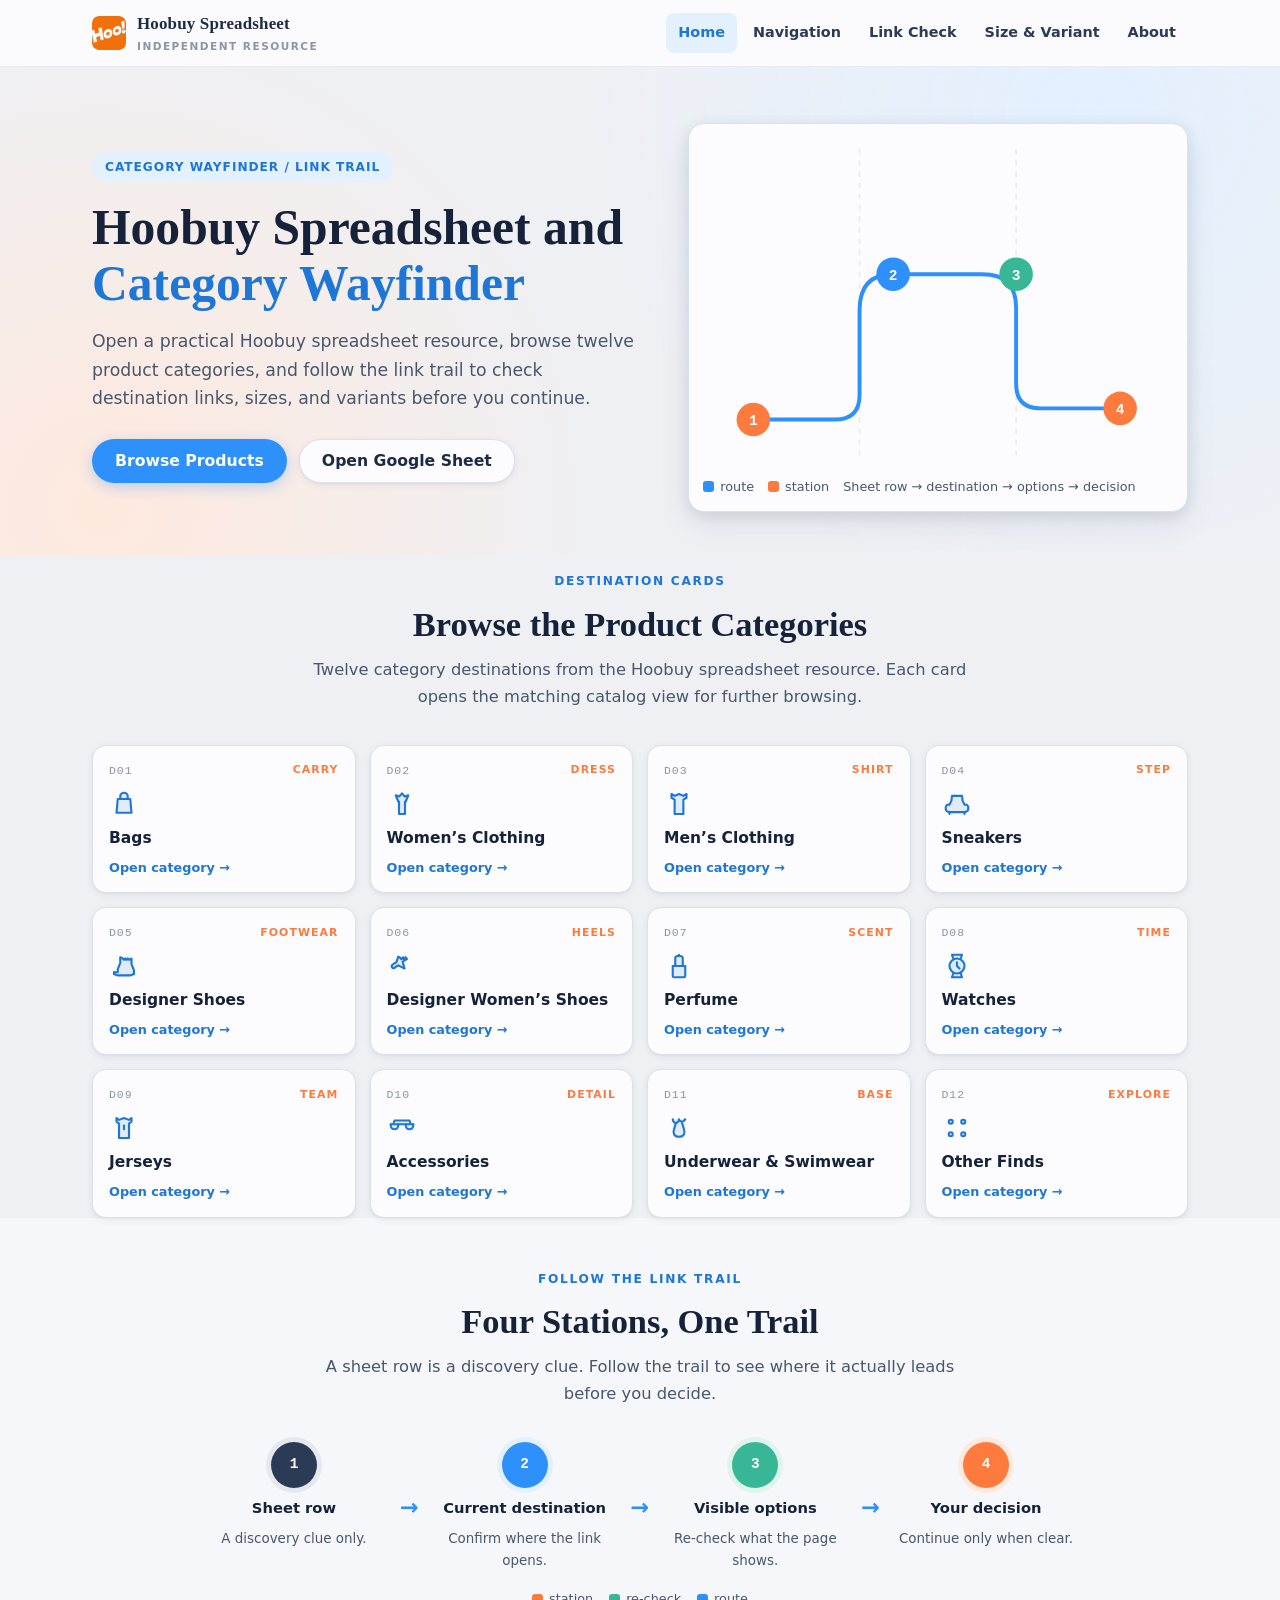
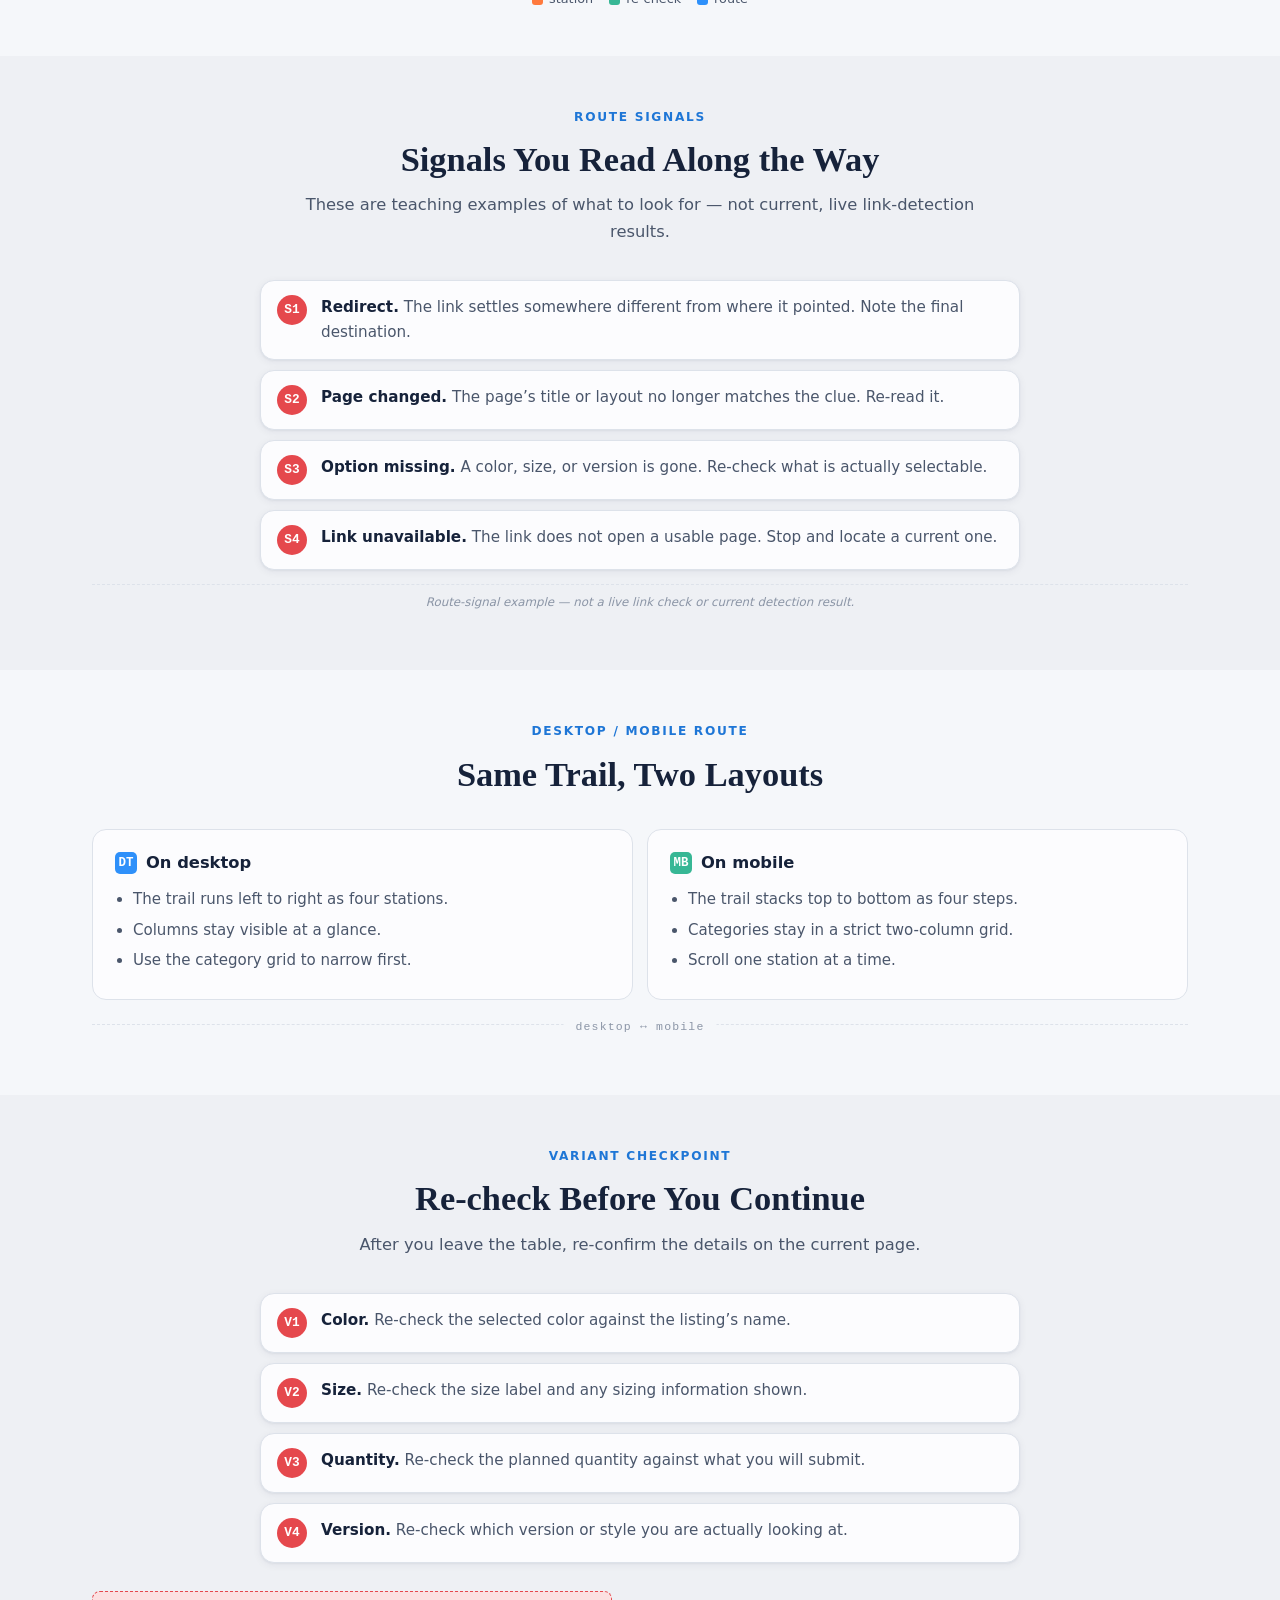
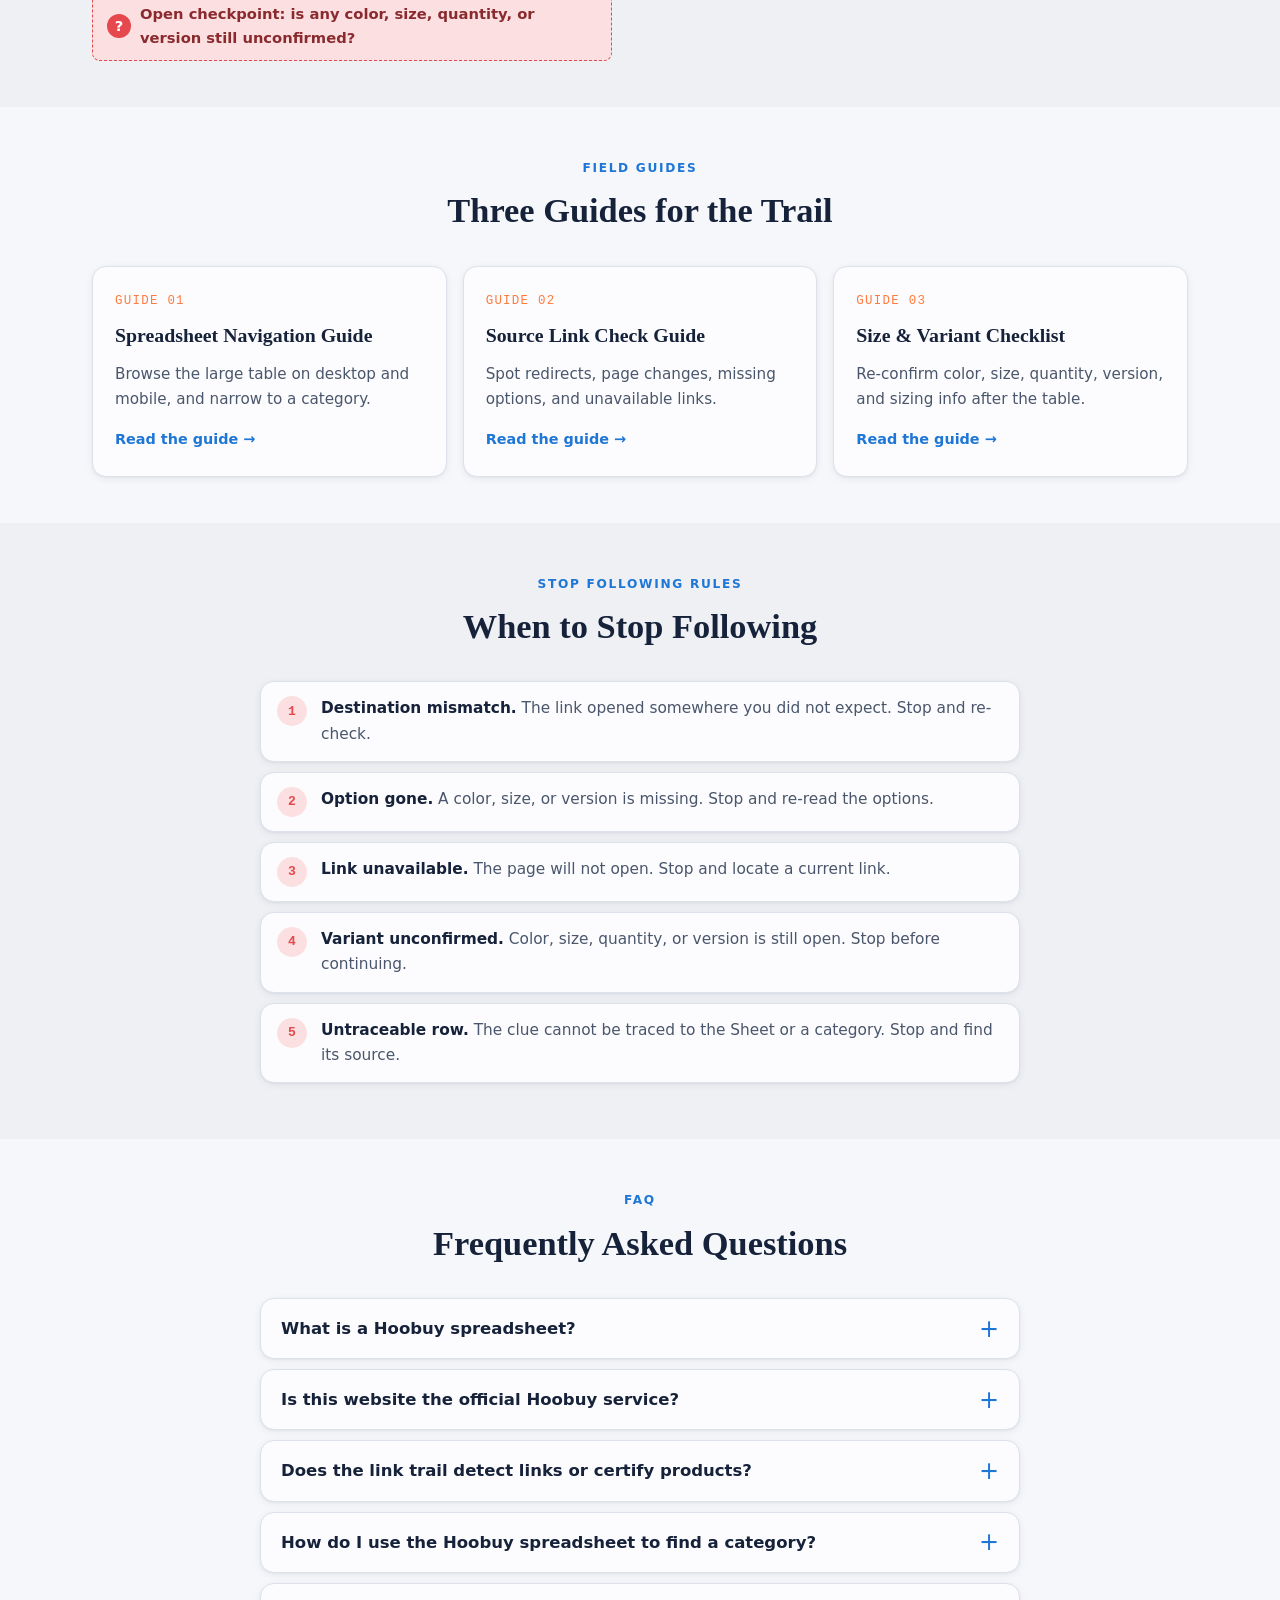
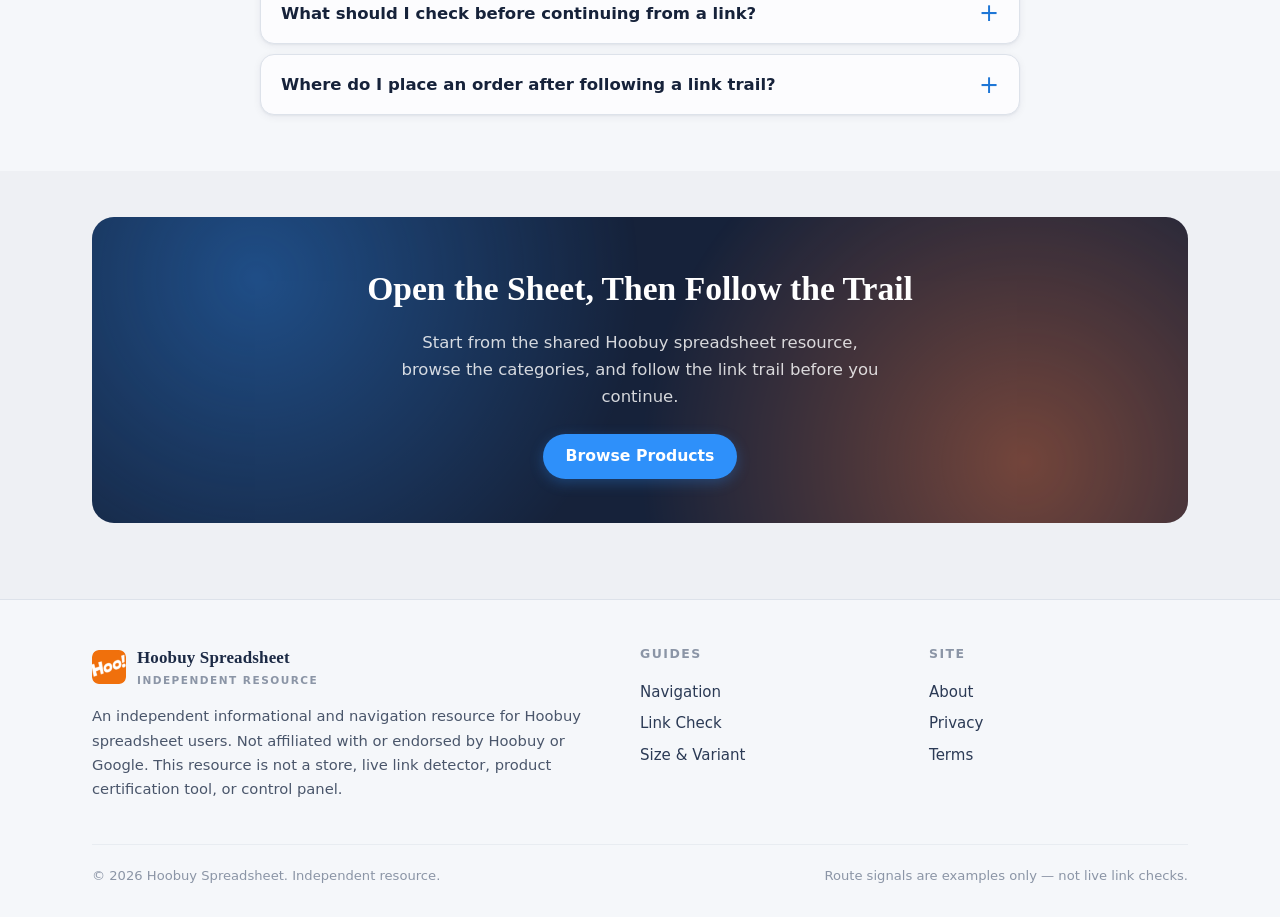
<file: index.html>
<!DOCTYPE html>
<html lang="en">
<head>
  <meta charset="UTF-8">
  <meta name="viewport" content="width=device-width, initial-scale=1.0">
  <script charset="UTF-8" id="LA_COLLECT" src="//sdk.51.la/js-sdk-pro.min.js"></script>
  <script>LA.init({id:"3R7KyZ6nqq0NWQsc",ck:"3R7KyZ6nqq0NWQsc"})</script>
  <meta name="google-site-verification" content="XJH5bWyu3Ub_fdbfXnCgktieLxeAN7sLbtjSL6n2SaM" />
  <title>Hoobuy Spreadsheet &amp; Category Guide | Independent Resource</title>
  <meta name="description" content="Open a practical Hoobuy spreadsheet resource, browse categories, and check destination links, sizes, and variants before continuing.">
  <link rel="canonical" href="https://repglide.github.io/hoobuy-spreadsheet/">
  <link rel="icon" type="image/png" href="./assets/images/favicon.png">
  <link rel="stylesheet" href="./assets/css/styles.css">

  <!-- Open Graph / Twitter -->
  <meta property="og:type" content="website">
  <meta property="og:url" content="https://repglide.github.io/hoobuy-spreadsheet/">
  <meta property="og:title" content="Hoobuy Spreadsheet &amp; Category Guide | Independent Resource">
  <meta property="og:description" content="Open a practical Hoobuy spreadsheet resource, browse categories, and check destination links, sizes, and variants before continuing.">
  <meta name="twitter:card" content="summary">
  <meta name="twitter:title" content="Hoobuy Spreadsheet &amp; Category Guide | Independent Resource">
  <meta name="twitter:description" content="Open a practical Hoobuy spreadsheet resource, browse categories, and check destination links, sizes, and variants before continuing.">

  <!-- JSON-LD Structured Data -->
  <script type="application/ld+json">
  {
    "@context": "https://schema.org",
    "@graph": [
      {
        "@type": "WebSite",
        "@id": "https://repglide.github.io/hoobuy-spreadsheet/#website",
        "url": "https://repglide.github.io/hoobuy-spreadsheet/",
        "name": "Hoobuy Spreadsheet & Category Guide",
        "description": "Independent directory and informational guide for Hoobuy spreadsheet users, built around a category wayfinder and a link trail from sheet row to destination, options, and decision."
      },
      {
        "@type": "WebPage",
        "@id": "https://repglide.github.io/hoobuy-spreadsheet/#webpage",
        "url": "https://repglide.github.io/hoobuy-spreadsheet/",
        "name": "Hoobuy Spreadsheet and Category Wayfinder",
        "isPartOf": { "@id": "https://repglide.github.io/hoobuy-spreadsheet/#website" },
        "description": "Open a practical Hoobuy spreadsheet resource, browse categories, and check destination links, sizes, and variants before continuing."
      },
      {
        "@type": "FAQPage",
        "mainEntity": [
          {
            "@type": "Question",
            "name": "What is a Hoobuy spreadsheet?",
            "acceptedAnswer": {
              "@type": "Answer",
              "text": "A Hoobuy spreadsheet is a shared document that compiles listing references, category groupings, and product links formatted for use with agent shopping services. Each row is a discovery clue, not a confirmed listing."
            }
          },
          {
            "@type": "Question",
            "name": "Is this website the official Hoobuy service?",
            "acceptedAnswer": {
              "@type": "Answer",
              "text": "No. This website is an independent informational and navigation resource. It is not affiliated with, endorsed by, or operated by Hoobuy or Google."
            }
          },
          {
            "@type": "Question",
            "name": "Does the link trail detect links or certify products?",
            "acceptedAnswer": {
              "@type": "Answer",
              "text": "No. The link trail is a reading framework. It does not perform live link detection, product certification, or operate as a store or control panel. Route signals are teaching examples, not current detection results."
            }
          },
          {
            "@type": "Question",
            "name": "How do I use the Hoobuy spreadsheet to find a category?",
            "acceptedAnswer": {
              "@type": "Answer",
              "text": "Open the shared Google Sheet and use the category links on this page to narrow to a group, then follow the link trail to confirm where a link actually opens and re-check the visible options before continuing."
            }
          },
          {
            "@type": "Question",
            "name": "What should I check before continuing from a link?",
            "acceptedAnswer": {
              "@type": "Answer",
              "text": "Confirm the current destination, re-check the visible options (color, size, quantity, version), and keep your decision open until anything still unconfirmed is resolved."
            }
          },
          {
            "@type": "Question",
            "name": "Where do I place an order after following a link trail?",
            "acceptedAnswer": {
              "@type": "Answer",
              "text": "After following the link trail and re-checking the destination page, you can continue through an agent shopping service to submit the item. This website is a navigation resource and does not process orders itself."
            }
          }
        ]
      }
    ]
  }
  </script>
</head>
<body>
  <a href="#main-content" class="skip-link">Skip to main content</a>

  <!-- Header -->
  <header class="site-header">
    <div class="container header-inner">
      <a href="./index.html" class="brand" aria-label="Hoobuy Spreadsheet Home">
        <img src="./assets/images/logo.png" alt="Hoobuy logo" width="34" height="34">
        <span class="brand-name">Hoobuy Spreadsheet<small>Independent Resource</small></span>
      </a>
      <button class="mobile-nav-toggle" aria-expanded="false" aria-label="Toggle navigation menu">
        <svg viewBox="0 0 24 24" fill="none" stroke="currentColor" stroke-width="2" width="22" height="22"><line x1="3" y1="6" x2="21" y2="6"></line><line x1="3" y1="12" x2="21" y2="12"></line><line x1="3" y1="18" x2="21" y2="18"></line></svg>
      </button>
      <nav class="main-nav" aria-label="Primary Navigation">
        <ul>
          <li><a href="./index.html" class="active">Home</a></li>
          <li><a href="./spreadsheet-navigation-guide/">Navigation</a></li>
          <li><a href="./source-link-check-guide/">Link Check</a></li>
          <li><a href="./size-variant-checklist/">Size &amp; Variant</a></li>
          <li><a href="./about/">About</a></li>
        </ul>
      </nav>
    </div>
  </header>

  <main id="main-content">
    <!-- Hero -->
    <section class="hero-section">
      <div class="container hero-grid">
        <div>
          <span class="hero-badge">Category Wayfinder / Link Trail</span>
          <h1 class="hero-title">Hoobuy Spreadsheet and <em>Category Wayfinder</em></h1>
          <p class="hero-description">Open a practical Hoobuy spreadsheet resource, browse twelve product categories, and follow the link trail to check destination links, sizes, and variants before you continue.</p>
          <div class="hero-actions">
            <a href="https://repglide.com/?agent=hoobuy" class="btn btn-primary" target="_blank" rel="nofollow noopener">Browse Products</a>
            <a href="https://docs.google.com/spreadsheets/d/1DmQxKklGwqVyZpsZHSJrFps70UAXKV9k/edit?usp=sharing&amp;ouid=102900013243329745539&amp;rtpof=true&amp;sd=true" class="btn btn-secondary" target="_blank" rel="noopener">Open Google Sheet</a>
          </div>
        </div>
        <div class="hero-visual" aria-hidden="true">
          <div class="map-panel">
            <svg viewBox="0 0 420 290" role="img" aria-label="Link trail wayfinding map">
              <g stroke="#E8ECF1" stroke-width="1.5" stroke-dasharray="5 5">
                <line x1="140" y1="8" x2="140" y2="282"/>
                <line x1="280" y1="8" x2="280" y2="282"/>
              </g>
              <path d="M45 250 L118 250 Q140 250 140 228 L140 152 Q140 120 170 120 L250 120 Q280 120 280 150 L280 218 Q280 240 302 240 L373 240"
                    fill="none" stroke="#2E90FA" stroke-width="3.5" stroke-linecap="round"/>
              <circle cx="45" cy="250" r="15" fill="#FF7A3D"/>
              <circle cx="170" cy="120" r="15" fill="#2E90FA"/>
              <circle cx="280" cy="120" r="15" fill="#37B795"/>
              <circle cx="373" cy="240" r="15" fill="#FF7A3D"/>
              <text x="45" y="255" text-anchor="middle" font-size="13" font-weight="700" fill="#fff" font-family="monospace">1</text>
              <text x="170" y="125" text-anchor="middle" font-size="13" font-weight="700" fill="#fff" font-family="monospace">2</text>
              <text x="280" y="125" text-anchor="middle" font-size="13" font-weight="700" fill="#fff" font-family="monospace">3</text>
              <text x="373" y="245" text-anchor="middle" font-size="13" font-weight="700" fill="#fff" font-family="monospace">4</text>
            </svg>
            <div class="map-caption">
              <span class="key"><span class="key-dot route"></span> route</span>
              <span class="key"><span class="key-dot station"></span> station</span>
              <span>Sheet row → destination → options → decision</span>
            </div>
          </div>
        </div>
      </div>
    </section>

    <!-- Product Categories (immediately after Hero) -->
    <section class="categories-section" id="categories" aria-labelledby="cat-heading">
      <div class="container">
        <div class="section-header">
          <span class="eyebrow">Destination Cards</span>
          <h2 class="section-title" id="cat-heading">Browse the Product Categories</h2>
          <p class="section-lead">Twelve category destinations from the Hoobuy spreadsheet resource. Each card opens the matching catalog view for further browsing.</p>
        </div>

        <div class="cat-grid">
          <a class="cat-card" href="https://repglide.com/category/bags?agent=hoobuy" target="_blank" rel="nofollow noopener">
            <span class="cat-top"><span class="cat-index">D01</span><span class="cat-dir">Carry</span></span>
            <span class="cat-icon" aria-hidden="true"><svg viewBox="0 0 24 24" fill="currentColor" fill-opacity="0.12" stroke="currentColor" stroke-width="1.7" stroke-linecap="round" stroke-linejoin="round"><path d="M7 8h10l1 11H6L7 8Z"/><path d="M9 8V6a3 3 0 0 1 6 0v2"/></svg></span>
            <span class="cat-name">Bags</span>
            <span class="cat-arrow">Open category →</span>
          </a>
          <a class="cat-card" href="https://repglide.com/category/womens-clothing?agent=hoobuy" target="_blank" rel="nofollow noopener">
            <span class="cat-top"><span class="cat-index">D02</span><span class="cat-dir">Dress</span></span>
            <span class="cat-icon" aria-hidden="true"><svg viewBox="0 0 24 24" fill="currentColor" fill-opacity="0.12" stroke="currentColor" stroke-width="1.7" stroke-linecap="round" stroke-linejoin="round"><path d="M12 3.5 9.8 6 7 5l2 5h.6V20h4.8V10H15l2-5-2.8 1L12 3.5Z"/></svg></span>
            <span class="cat-name">Women&rsquo;s Clothing</span>
            <span class="cat-arrow">Open category →</span>
          </a>
          <a class="cat-card" href="https://repglide.com/category/mens-clothing?agent=hoobuy" target="_blank" rel="nofollow noopener">
            <span class="cat-top"><span class="cat-index">D03</span><span class="cat-dir">Shirt</span></span>
            <span class="cat-icon" aria-hidden="true"><svg viewBox="0 0 24 24" fill="currentColor" fill-opacity="0.12" stroke="currentColor" stroke-width="1.7" stroke-linecap="round" stroke-linejoin="round"><path d="M12 4 8.5 5.5 6 4v3l2.5 1.5V20h7V8.5L18 7V4l-2.5 1.5L12 4Z"/></svg></span>
            <span class="cat-name">Men&rsquo;s Clothing</span>
            <span class="cat-arrow">Open category →</span>
          </a>
          <a class="cat-card" href="https://repglide.com/category/sneakers?agent=hoobuy" target="_blank" rel="nofollow noopener">
            <span class="cat-top"><span class="cat-index">D04</span><span class="cat-dir">Step</span></span>
            <span class="cat-icon" aria-hidden="true"><svg viewBox="0 0 24 24" fill="currentColor" fill-opacity="0.12" stroke="currentColor" stroke-width="1.7" stroke-linecap="round" stroke-linejoin="round"><path d="M3 16v-1.5c0-1 1-2 2-2h1l1.5-3L8 5.5h8l.5 4L18 12.5h1c1 0 2 1 2 2V16c0 1.5-1.5 2.5-3 2.5H6c-1.5 0-3-1-3-2.5Z"/><path d="M6 18.5V20M18 18.5V20"/></svg></span>
            <span class="cat-name">Sneakers</span>
            <span class="cat-arrow">Open category →</span>
          </a>
          <a class="cat-card" href="https://repglide.com/category/designer-shoes?agent=hoobuy" target="_blank" rel="nofollow noopener">
            <span class="cat-top"><span class="cat-index">D05</span><span class="cat-dir">Footwear</span></span>
            <span class="cat-icon" aria-hidden="true"><svg viewBox="0 0 24 24" fill="currentColor" fill-opacity="0.12" stroke="currentColor" stroke-width="1.7" stroke-linecap="round" stroke-linejoin="round"><path d="M4 17c0 1.5 1.5 2.5 3 2.5h10c1.5 0 3-1 3-2.5v-1.5l-2-5V6l-2 1-1-1-1 1-1-1-1 1-1-1-2-1v4.5l-2 5V17Z"/><path d="M4 17v1.5M20 17v1.5"/></svg></span>
            <span class="cat-name">Designer Shoes</span>
            <span class="cat-arrow">Open category →</span>
          </a>
          <a class="cat-card" href="https://repglide.com/category/designer-womens-shoes?agent=hoobuy" target="_blank" rel="nofollow noopener">
            <span class="cat-top"><span class="cat-index">D06</span><span class="cat-dir">Heels</span></span>
            <span class="cat-icon" aria-hidden="true"><svg viewBox="0 0 24 24" fill="currentColor" fill-opacity="0.12" stroke="currentColor" stroke-width="1.7" stroke-linecap="round" stroke-linejoin="round"><path d="M9 4.5 7.5 9 5 10.5c-1 .5-1.5 1.5-1 2.5s2 1 2.5 0L9 11.5 14 14l-1.5-5.5L16 6.5 15 5l-1.5 1.5L13 5l-1.5 1.5L10 5 9 4.5Z"/></svg></span>
            <span class="cat-name">Designer Women&rsquo;s Shoes</span>
            <span class="cat-arrow">Open category →</span>
          </a>
          <a class="cat-card" href="https://repglide.com/category/perfume?agent=hoobuy" target="_blank" rel="nofollow noopener">
            <span class="cat-top"><span class="cat-index">D07</span><span class="cat-dir">Scent</span></span>
            <span class="cat-icon" aria-hidden="true"><svg viewBox="0 0 24 24" fill="currentColor" fill-opacity="0.12" stroke="currentColor" stroke-width="1.7" stroke-linecap="round" stroke-linejoin="round"><path d="M9 12V6a2 2 0 0 1 2-2h2a2 2 0 0 1 2 2v6"/><path d="M7 12h10v8a1 1 0 0 1-1 1H8a1 1 0 0 1-1-1v-8Z"/><path d="M12 4V3"/></svg></span>
            <span class="cat-name">Perfume</span>
            <span class="cat-arrow">Open category →</span>
          </a>
          <a class="cat-card" href="https://repglide.com/category/watches?agent=hoobuy" target="_blank" rel="nofollow noopener">
            <span class="cat-top"><span class="cat-index">D08</span><span class="cat-dir">Time</span></span>
            <span class="cat-icon" aria-hidden="true"><svg viewBox="0 0 24 24" fill="currentColor" fill-opacity="0.12" stroke="currentColor" stroke-width="1.7" stroke-linecap="round" stroke-linejoin="round"><circle cx="12" cy="12" r="6"/><path d="M12 9v3l2 2"/><path d="M9 6 8 3h8l-1 3"/><path d="M9 18l-1 3h8l-1-3"/></svg></span>
            <span class="cat-name">Watches</span>
            <span class="cat-arrow">Open category →</span>
          </a>
          <a class="cat-card" href="https://repglide.com/category/jerseys?agent=hoobuy" target="_blank" rel="nofollow noopener">
            <span class="cat-top"><span class="cat-index">D09</span><span class="cat-dir">Team</span></span>
            <span class="cat-icon" aria-hidden="true"><svg viewBox="0 0 24 24" fill="currentColor" fill-opacity="0.12" stroke="currentColor" stroke-width="1.7" stroke-linecap="round" stroke-linejoin="round"><path d="M12 4 8 5.5 6 4v3l2 1.5V20h8V8.5L18 7V4l-2 1.5L12 4Z"/><path d="M12 10v3"/></svg></span>
            <span class="cat-name">Jerseys</span>
            <span class="cat-arrow">Open category →</span>
          </a>
          <a class="cat-card" href="https://repglide.com/category/accessories?agent=hoobuy" target="_blank" rel="nofollow noopener">
            <span class="cat-top"><span class="cat-index">D10</span><span class="cat-dir">Detail</span></span>
            <span class="cat-icon" aria-hidden="true"><svg viewBox="0 0 24 24" fill="currentColor" fill-opacity="0.12" stroke="currentColor" stroke-width="1.7" stroke-linecap="round" stroke-linejoin="round"><path d="M3 9h2l1-3h12l1 3h2"/><path d="M3 9v1a3 3 0 0 0 6 0V9"/><path d="M15 9v1a3 3 0 0 0 6 0V9"/><path d="M6 9h12"/></svg></span>
            <span class="cat-name">Accessories</span>
            <span class="cat-arrow">Open category →</span>
          </a>
          <a class="cat-card" href="https://repglide.com/category/underwear-swimwear?agent=hoobuy" target="_blank" rel="nofollow noopener">
            <span class="cat-top"><span class="cat-index">D11</span><span class="cat-dir">Base</span></span>
            <span class="cat-icon" aria-hidden="true"><svg viewBox="0 0 24 24" fill="currentColor" fill-opacity="0.12" stroke="currentColor" stroke-width="1.7" stroke-linecap="round" stroke-linejoin="round"><path d="M7 5c0 2 1.5 3 2.5 3S12 7 12 5c0 1 1.5 2 2.5 2S17 5 17 5"/><path d="M9.5 8 8 13c-1 3 0 6 4 6s5-3 4-6l-1.5-5"/></svg></span>
            <span class="cat-name">Underwear &amp; Swimwear</span>
            <span class="cat-arrow">Open category →</span>
          </a>
          <a class="cat-card" href="https://repglide.com/category/other?agent=hoobuy" target="_blank" rel="nofollow noopener">
            <span class="cat-top"><span class="cat-index">D12</span><span class="cat-dir">Explore</span></span>
            <span class="cat-icon" aria-hidden="true"><svg viewBox="0 0 24 24" fill="currentColor" fill-opacity="0.12" stroke="currentColor" stroke-width="1.7" stroke-linecap="round" stroke-linejoin="round"><circle cx="7" cy="7" r="1.6"/><circle cx="17" cy="7" r="1.6"/><circle cx="7" cy="17" r="1.6"/><circle cx="17" cy="17" r="1.6"/></svg></span>
            <span class="cat-name">Other Finds</span>
            <span class="cat-arrow">Open category →</span>
          </a>
        </div>
      </div>
    </section>

    <!-- Follow the Link Trail -->
    <section class="section section-alt" id="link-trail" aria-labelledby="trail-heading">
      <div class="container">
        <div class="section-header">
          <span class="eyebrow">Follow the Link Trail</span>
          <h2 class="section-title" id="trail-heading">Four Stations, One Trail</h2>
          <p class="section-lead">A sheet row is a discovery clue. Follow the trail to see where it actually leads before you decide.</p>
        </div>

        <div class="trail">
          <div class="trail-step" data-t="1">
            <span class="trail-marker">1</span>
            <span class="trail-label">Sheet row</span>
            <span class="trail-desc">A discovery clue only.</span>
          </div>
          <span class="trail-arrow" aria-hidden="true">→</span>
          <div class="trail-step" data-t="2">
            <span class="trail-marker">2</span>
            <span class="trail-label">Current destination</span>
            <span class="trail-desc">Confirm where the link opens.</span>
          </div>
          <span class="trail-arrow" aria-hidden="true">→</span>
          <div class="trail-step" data-t="3">
            <span class="trail-marker">3</span>
            <span class="trail-label">Visible options</span>
            <span class="trail-desc">Re-check what the page shows.</span>
          </div>
          <span class="trail-arrow" aria-hidden="true">→</span>
          <div class="trail-step" data-t="4">
            <span class="trail-marker">4</span>
            <span class="trail-label">Your decision</span>
            <span class="trail-desc">Continue only when clear.</span>
          </div>
        </div>

        <div class="legend-key">
          <span class="key"><span class="key-dot k-station"></span> station</span>
          <span class="key"><span class="key-dot k-check"></span> re-check</span>
          <span class="key"><span class="key-dot k-route"></span> route</span>
        </div>
      </div>
    </section>

    <!-- Route Signals -->
    <section class="section" id="route-signals" aria-labelledby="signals-heading">
      <div class="container">
        <div class="section-header">
          <span class="eyebrow">Route Signals</span>
          <h2 class="section-title" id="signals-heading">Signals You Read Along the Way</h2>
          <p class="section-lead">These are teaching examples of what to look for — not current, live link-detection results.</p>
        </div>
        <ul class="signal-list">
          <li><span class="mark">S1</span><p><strong>Redirect.</strong> The link settles somewhere different from where it pointed. Note the final destination.</p></li>
          <li><span class="mark">S2</span><p><strong>Page changed.</strong> The page&rsquo;s title or layout no longer matches the clue. Re-read it.</p></li>
          <li><span class="mark">S3</span><p><strong>Option missing.</strong> A color, size, or version is gone. Re-check what is actually selectable.</p></li>
          <li><span class="mark">S4</span><p><strong>Link unavailable.</strong> The link does not open a usable page. Stop and locate a current one.</p></li>
        </ul>
        <p class="example-flag" style="display:block;text-align:center;">Route-signal example — not a live link check or current detection result.</p>
      </div>
    </section>

    <!-- Desktop / Mobile Route -->
    <section class="section section-alt" id="desktop-mobile" aria-labelledby="dm-heading">
      <div class="container">
        <div class="section-header">
          <span class="eyebrow">Desktop / Mobile Route</span>
          <h2 class="section-title" id="dm-heading">Same Trail, Two Layouts</h2>
        </div>
        <div class="duo-grid">
          <div class="duo-col is-a">
            <h3><span class="mark">DT</span>On desktop</h3>
            <ul>
              <li>The trail runs left to right as four stations.</li>
              <li>Columns stay visible at a glance.</li>
              <li>Use the category grid to narrow first.</li>
            </ul>
          </div>
          <div class="duo-col is-b">
            <h3><span class="mark">MB</span>On mobile</h3>
            <ul>
              <li>The trail stacks top to bottom as four steps.</li>
              <li>Categories stay in a strict two-column grid.</li>
              <li>Scroll one station at a time.</li>
            </ul>
          </div>
        </div>
        <div class="fold-line"><span>desktop ↔ mobile</span></div>
      </div>
    </section>

    <!-- Variant Checkpoint -->
    <section class="section" id="variant-checkpoint" aria-labelledby="vc-heading">
      <div class="container">
        <div class="section-header">
          <span class="eyebrow">Variant Checkpoint</span>
          <h2 class="section-title" id="vc-heading">Re-check Before You Continue</h2>
          <p class="section-lead">After you leave the table, re-confirm the details on the current page.</p>
        </div>
        <ul class="signal-list">
          <li><span class="mark">V1</span><p><strong>Color.</strong> Re-check the selected color against the listing&rsquo;s name.</p></li>
          <li><span class="mark">V2</span><p><strong>Size.</strong> Re-check the size label and any sizing information shown.</p></li>
          <li><span class="mark">V3</span><p><strong>Quantity.</strong> Re-check the planned quantity against what you will submit.</p></li>
          <li><span class="mark">V4</span><p><strong>Version.</strong> Re-check which version or style you are actually looking at.</p></li>
        </ul>
        <div class="signal-note" style="max-width:520px;margin:18px auto 0;"><span class="qmark">?</span>Open checkpoint: is any color, size, quantity, or version still unconfirmed?</div>
      </div>
    </section>

    <!-- Guide entries -->
    <section class="section section-alt" id="guides" aria-labelledby="guides-heading">
      <div class="container">
        <div class="section-header">
          <span class="eyebrow">Field Guides</span>
          <h2 class="section-title" id="guides-heading">Three Guides for the Trail</h2>
        </div>
        <div class="guide-grid">
          <a class="guide-card" href="./spreadsheet-navigation-guide/">
            <span class="guide-num">GUIDE 01</span>
            <h3>Spreadsheet Navigation Guide</h3>
            <p>Browse the large table on desktop and mobile, and narrow to a category.</p>
            <span class="guide-cta">Read the guide →</span>
          </a>
          <a class="guide-card" href="./source-link-check-guide/">
            <span class="guide-num">GUIDE 02</span>
            <h3>Source Link Check Guide</h3>
            <p>Spot redirects, page changes, missing options, and unavailable links.</p>
            <span class="guide-cta">Read the guide →</span>
          </a>
          <a class="guide-card" href="./size-variant-checklist/">
            <span class="guide-num">GUIDE 03</span>
            <h3>Size &amp; Variant Checklist</h3>
            <p>Re-confirm color, size, quantity, version, and sizing info after the table.</p>
            <span class="guide-cta">Read the guide →</span>
          </a>
        </div>
      </div>
    </section>

    <!-- Stop Following Rules -->
    <section class="section" id="stop-rules" aria-labelledby="rules-heading">
      <div class="container">
        <div class="section-header">
          <span class="eyebrow">Stop Following Rules</span>
          <h2 class="section-title" id="rules-heading">When to Stop Following</h2>
        </div>
        <ul class="rules-list">
          <li><span class="rule-num">1</span><p><strong>Destination mismatch.</strong> The link opened somewhere you did not expect. Stop and re-check.</p></li>
          <li><span class="rule-num">2</span><p><strong>Option gone.</strong> A color, size, or version is missing. Stop and re-read the options.</p></li>
          <li><span class="rule-num">3</span><p><strong>Link unavailable.</strong> The page will not open. Stop and locate a current link.</p></li>
          <li><span class="rule-num">4</span><p><strong>Variant unconfirmed.</strong> Color, size, quantity, or version is still open. Stop before continuing.</p></li>
          <li><span class="rule-num">5</span><p><strong>Untraceable row.</strong> The clue cannot be traced to the Sheet or a category. Stop and find its source.</p></li>
        </ul>
      </div>
    </section>

    <!-- FAQ -->
    <section class="section section-alt" id="faq" aria-labelledby="faq-heading">
      <div class="container">
        <div class="section-header">
          <span class="eyebrow">FAQ</span>
          <h2 class="section-title" id="faq-heading">Frequently Asked Questions</h2>
        </div>
        <div class="faq-list">
          <details class="faq-item">
            <summary>What is a Hoobuy spreadsheet?</summary>
            <div class="faq-body"><p>A Hoobuy spreadsheet is a shared document that compiles listing references, category groupings, and product links formatted for use with agent shopping services. Each row is a discovery clue, not a confirmed listing.</p></div>
          </details>
          <details class="faq-item">
            <summary>Is this website the official Hoobuy service?</summary>
            <div class="faq-body"><p>No. This website is an independent informational and navigation resource. It is not affiliated with, endorsed by, or operated by Hoobuy or Google.</p></div>
          </details>
          <details class="faq-item">
            <summary>Does the link trail detect links or certify products?</summary>
            <div class="faq-body"><p>No. The link trail is a reading framework. It does not perform live link detection, product certification, or operate as a store or control panel. Route signals are teaching examples, not current detection results.</p></div>
          </details>
          <details class="faq-item">
            <summary>How do I use the Hoobuy spreadsheet to find a category?</summary>
            <div class="faq-body"><p>Open the shared Google Sheet and use the category links on this page to narrow to a group, then follow the link trail to confirm where a link actually opens and re-check the visible options before continuing.</p></div>
          </details>
          <details class="faq-item">
            <summary>What should I check before continuing from a link?</summary>
            <div class="faq-body"><p>Confirm the current destination, re-check the visible options (color, size, quantity, version), and keep your decision open until anything still unconfirmed is resolved.</p></div>
          </details>
          <details class="faq-item">
            <summary>Where do I place an order after following a link trail?</summary>
            <div class="faq-body"><p>After following the link trail and re-checking the destination page, you can continue through an agent shopping service to submit the item. This website is a navigation resource and does not process orders itself.</p></div>
          </details>
        </div>
      </div>
    </section>

    <!-- Final CTA -->
    <section class="section" aria-labelledby="cta-heading">
      <div class="container">
        <div class="final-cta">
          <h2 id="cta-heading">Open the Sheet, Then Follow the Trail</h2>
          <p>Start from the shared Hoobuy spreadsheet resource, browse the categories, and follow the link trail before you continue.</p>
          <a href="https://repglide.com/?agent=hoobuy" class="btn btn-primary" target="_blank" rel="nofollow noopener">Browse Products</a>
        </div>
      </div>
    </section>
  </main>

  <!-- Footer -->
  <footer class="site-footer">
    <div class="container">
      <div class="footer-grid">
        <div class="footer-brand">
          <a href="./index.html" class="brand" aria-label="Hoobuy Spreadsheet Home">
            <img src="./assets/images/logo.png" alt="Hoobuy logo" width="30" height="30">
            <span class="brand-name">Hoobuy Spreadsheet<small>Independent Resource</small></span>
          </a>
          <p>An independent informational and navigation resource for Hoobuy spreadsheet users. Not affiliated with or endorsed by Hoobuy or Google. This resource is not a store, live link detector, product certification tool, or control panel.</p>
        </div>
        <div class="footer-col">
          <h4>Guides</h4>
          <ul>
            <li><a href="./spreadsheet-navigation-guide/">Navigation</a></li>
            <li><a href="./source-link-check-guide/">Link Check</a></li>
            <li><a href="./size-variant-checklist/">Size &amp; Variant</a></li>
          </ul>
        </div>
        <div class="footer-col">
          <h4>Site</h4>
          <ul>
            <li><a href="./about/">About</a></li>
            <li><a href="./privacy/">Privacy</a></li>
            <li><a href="./terms/">Terms</a></li>
          </ul>
        </div>
      </div>
      <div class="footer-bottom">
        <span>&copy; <span id="year">2026</span> Hoobuy Spreadsheet. Independent resource.</span>
        <span>Route signals are examples only — not live link checks.</span>
      </div>
    </div>
  </footer>

  <script src="./assets/js/main.js"></script>
</body>
</html>
</file>
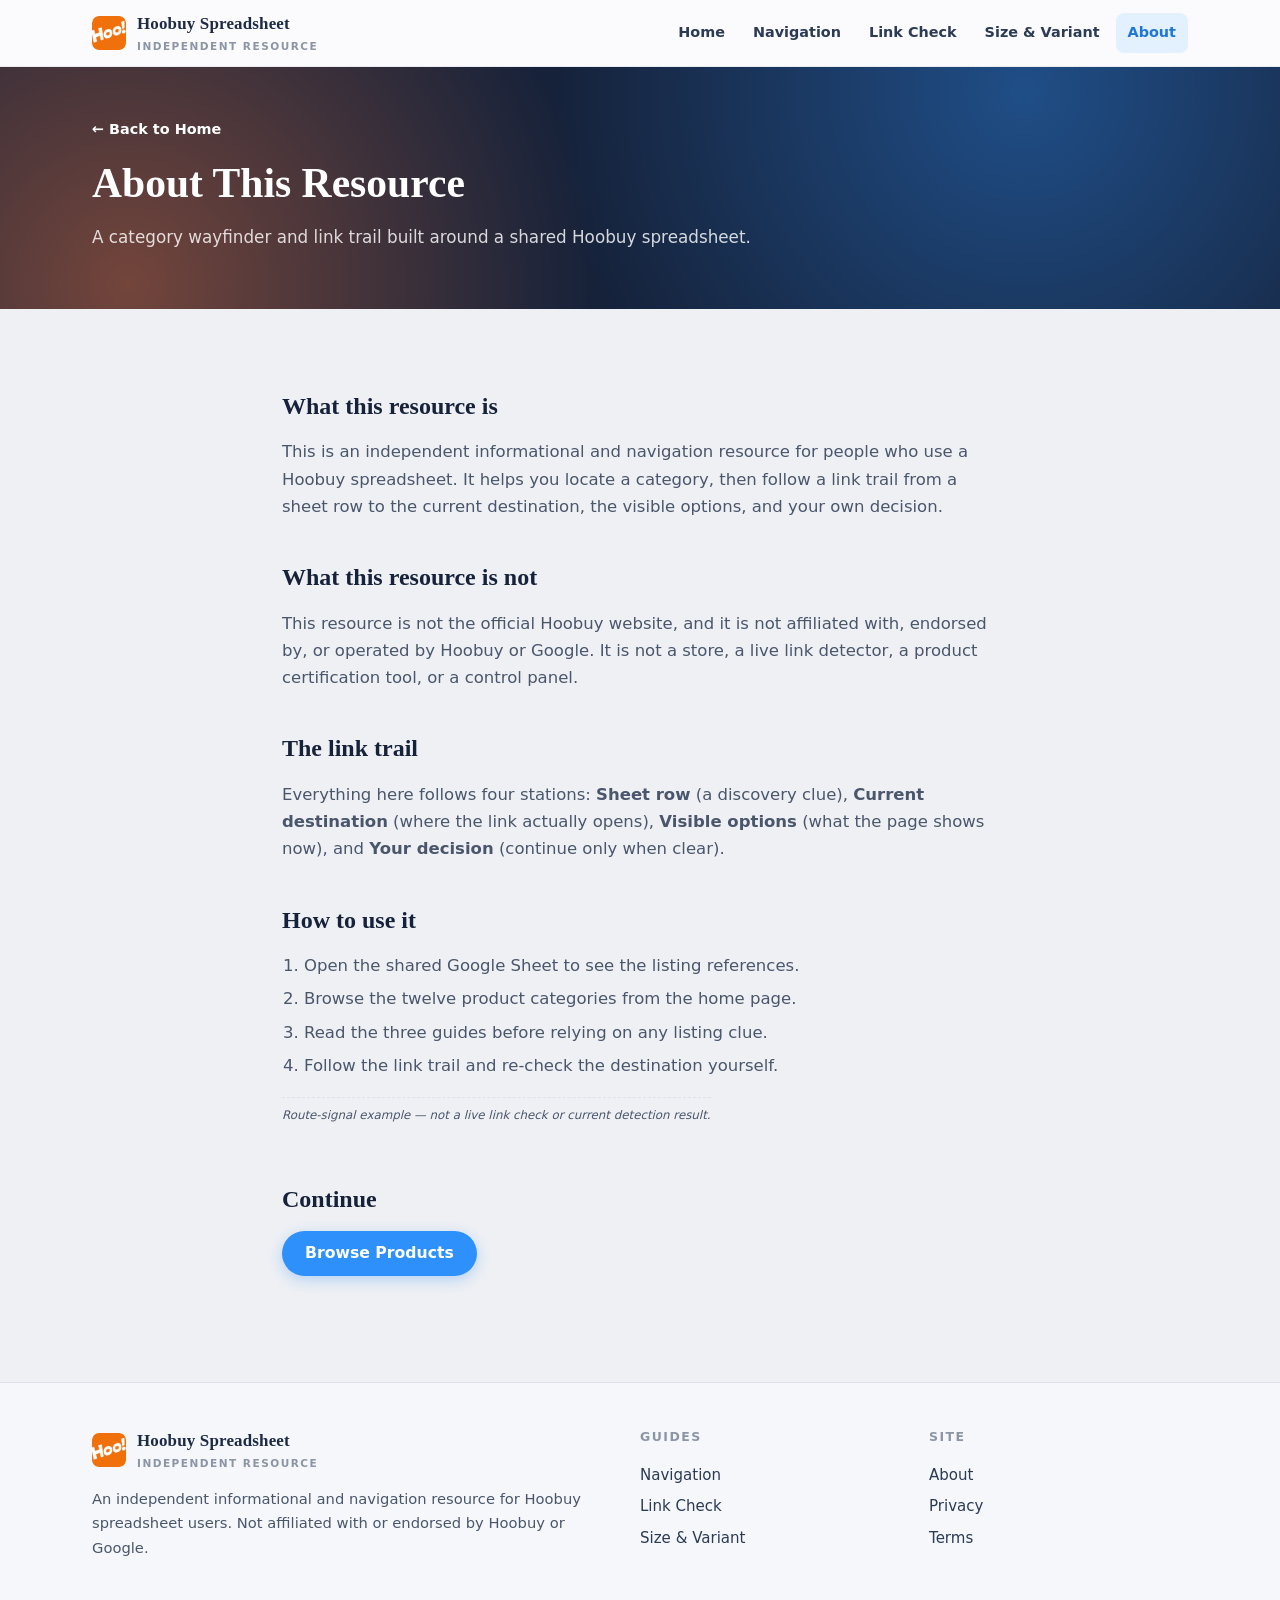
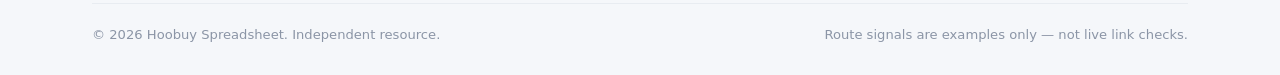
<file: about/index.html>
<!DOCTYPE html>
<html lang="en">
<head>
  <meta charset="UTF-8">
  <meta name="viewport" content="width=device-width, initial-scale=1.0">
  <title>About | Hoobuy Spreadsheet</title>
  <meta name="description" content="About this independent Hoobuy spreadsheet resource: a category wayfinder and link trail, not an official Hoobuy service.">
  <link rel="canonical" href="https://repglide.github.io/hoobuy-spreadsheet/about/">
  <link rel="icon" type="image/png" href="../assets/images/favicon.png">
  <link rel="stylesheet" href="../assets/css/styles.css">
  <meta name="robots" content="index, follow">
</head>
<body>
  <a href="#main-content" class="skip-link">Skip to main content</a>

  <header class="site-header">
    <div class="container header-inner">
      <a href="../index.html" class="brand" aria-label="Hoobuy Spreadsheet Home">
        <img src="../assets/images/logo.png" alt="Hoobuy logo" width="34" height="34">
        <span class="brand-name">Hoobuy Spreadsheet<small>Independent Resource</small></span>
      </a>
      <button class="mobile-nav-toggle" aria-expanded="false" aria-label="Toggle navigation menu">
        <svg viewBox="0 0 24 24" fill="none" stroke="currentColor" stroke-width="2" width="22" height="22"><line x1="3" y1="6" x2="21" y2="6"></line><line x1="3" y1="12" x2="21" y2="12"></line><line x1="3" y1="18" x2="21" y2="18"></line></svg>
      </button>
      <nav class="main-nav" aria-label="Primary Navigation">
        <ul>
          <li><a href="../index.html">Home</a></li>
          <li><a href="../spreadsheet-navigation-guide/">Navigation</a></li>
          <li><a href="../source-link-check-guide/">Link Check</a></li>
          <li><a href="../size-variant-checklist/">Size &amp; Variant</a></li>
          <li><a href="../about/" class="active">About</a></li>
        </ul>
      </nav>
    </div>
  </header>

  <main id="main-content">
    <section class="page-hero">
      <div class="container">
        <a class="back-link" href="../index.html" style="color:#fff">← Back to Home</a>
        <h1>About This Resource</h1>
        <p>A category wayfinder and link trail built around a shared Hoobuy spreadsheet.</p>
      </div>
    </section>

    <div class="article-body">
      <h2>What this resource is</h2>
      <p>This is an independent informational and navigation resource for people who use a Hoobuy spreadsheet. It helps you locate a category, then follow a link trail from a sheet row to the current destination, the visible options, and your own decision.</p>

      <h2>What this resource is not</h2>
      <p>This resource is not the official Hoobuy website, and it is not affiliated with, endorsed by, or operated by Hoobuy or Google. It is not a store, a live link detector, a product certification tool, or a control panel.</p>

      <h2>The link trail</h2>
      <p>Everything here follows four stations: <strong>Sheet row</strong> (a discovery clue), <strong>Current destination</strong> (where the link actually opens), <strong>Visible options</strong> (what the page shows now), and <strong>Your decision</strong> (continue only when clear).</p>

      <h2>How to use it</h2>
      <ol>
        <li>Open the shared Google Sheet to see the listing references.</li>
        <li>Browse the twelve product categories from the home page.</li>
        <li>Read the three guides before relying on any listing clue.</li>
        <li>Follow the link trail and re-check the destination yourself.</li>
      </ol>

      <p class="example-flag">Route-signal example — not a live link check or current detection result.</p>

      <h2>Continue</h2>
      <p><a href="https://repglide.com/?agent=hoobuy" class="btn btn-primary" target="_blank" rel="nofollow noopener">Browse Products</a></p>
    </div>
  </main>

  <footer class="site-footer">
    <div class="container">
      <div class="footer-grid">
        <div class="footer-brand">
          <a href="../index.html" class="brand" aria-label="Hoobuy Spreadsheet Home">
            <img src="../assets/images/logo.png" alt="Hoobuy logo" width="30" height="30">
            <span class="brand-name">Hoobuy Spreadsheet<small>Independent Resource</small></span>
          </a>
          <p>An independent informational and navigation resource for Hoobuy spreadsheet users. Not affiliated with or endorsed by Hoobuy or Google.</p>
        </div>
        <div class="footer-col">
          <h4>Guides</h4>
          <ul>
            <li><a href="../spreadsheet-navigation-guide/">Navigation</a></li>
            <li><a href="../source-link-check-guide/">Link Check</a></li>
            <li><a href="../size-variant-checklist/">Size &amp; Variant</a></li>
          </ul>
        </div>
        <div class="footer-col">
          <h4>Site</h4>
          <ul>
            <li><a href="../about/">About</a></li>
            <li><a href="../privacy/">Privacy</a></li>
            <li><a href="../terms/">Terms</a></li>
          </ul>
        </div>
      </div>
      <div class="footer-bottom">
        <span>&copy; <span id="year">2026</span> Hoobuy Spreadsheet. Independent resource.</span>
        <span>Route signals are examples only — not live link checks.</span>
      </div>
    </div>
  </footer>

  <script src="../assets/js/main.js"></script>
</body>
</html>
</file>
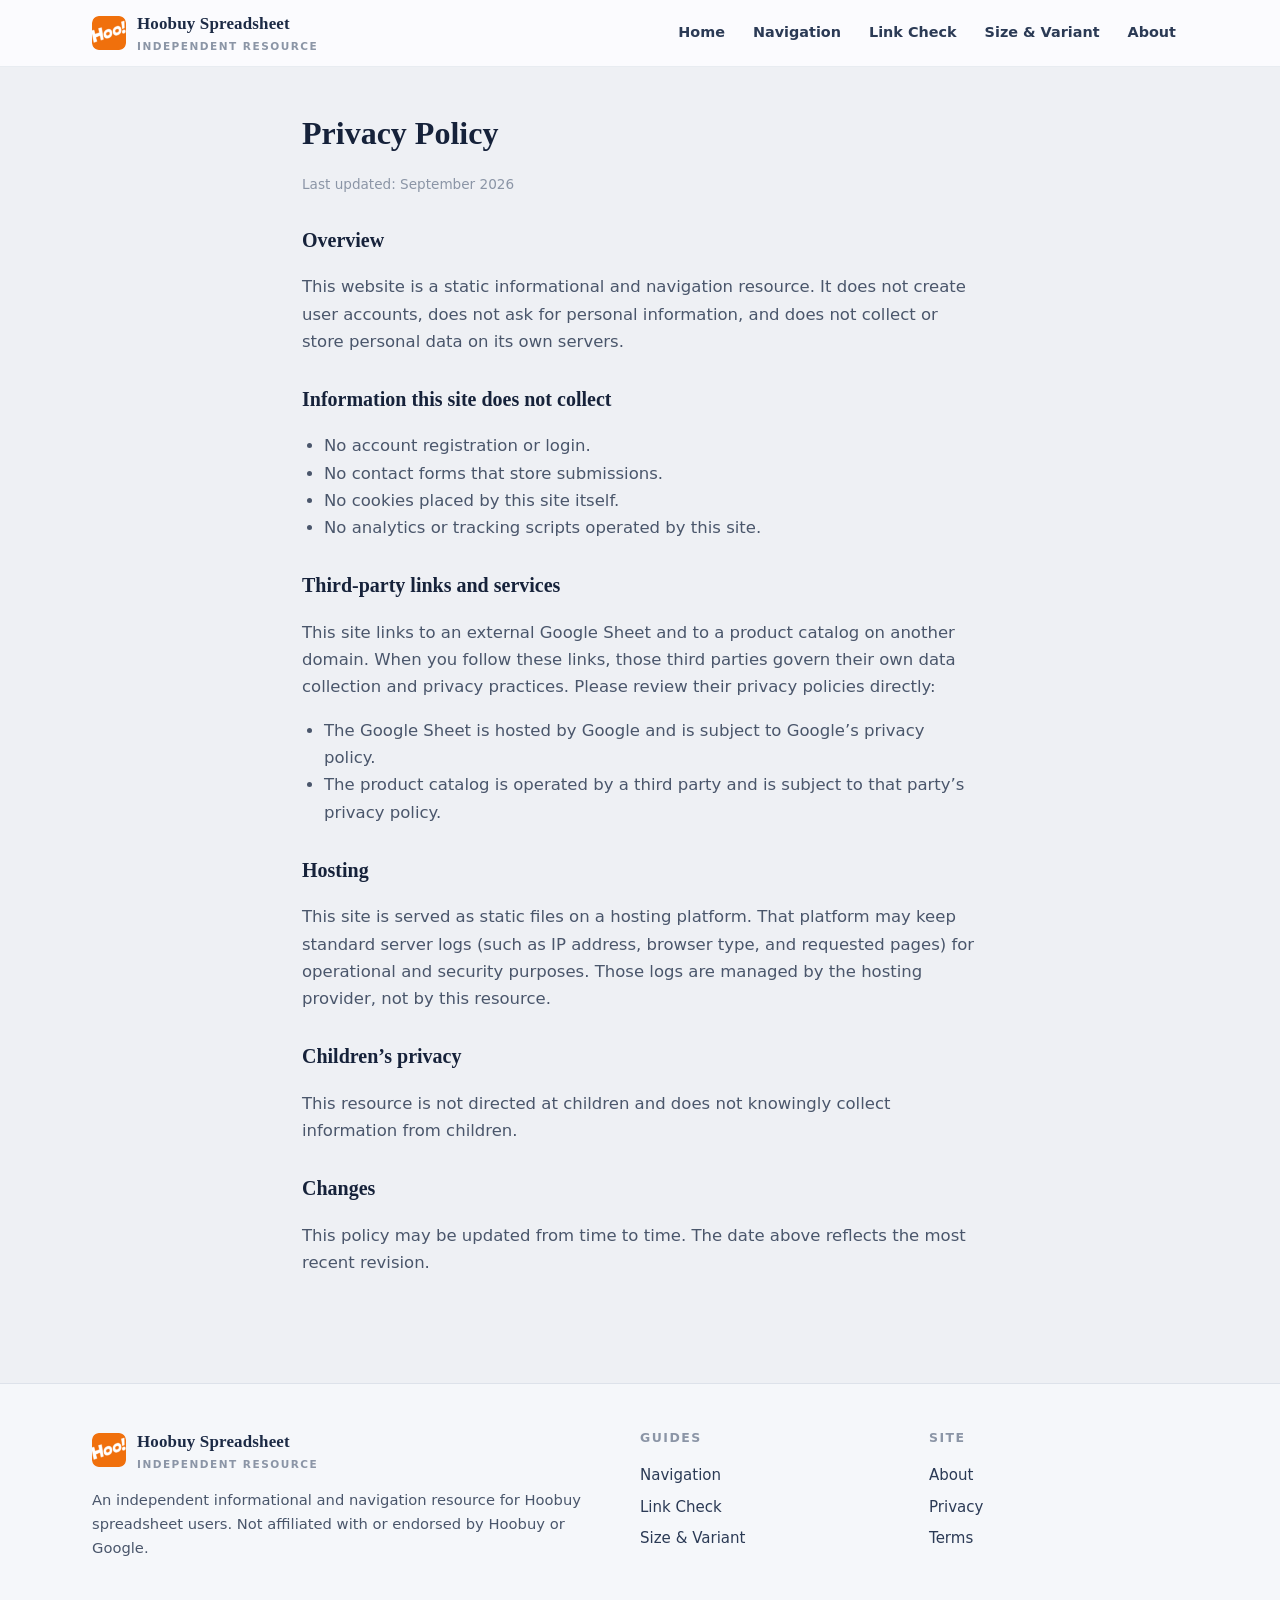
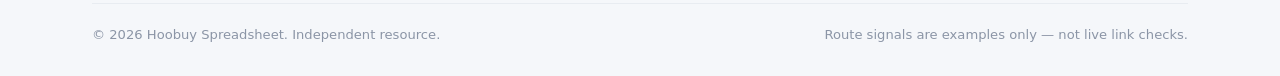
<file: privacy/index.html>
<!DOCTYPE html>
<html lang="en">
<head>
  <meta charset="UTF-8">
  <meta name="viewport" content="width=device-width, initial-scale=1.0">
  <title>Privacy Policy | Hoobuy Spreadsheet</title>
  <meta name="description" content="Privacy policy for the Hoobuy Spreadsheet independent resource.">
  <link rel="canonical" href="https://repglide.github.io/hoobuy-spreadsheet/privacy/">
  <link rel="icon" type="image/png" href="../assets/images/favicon.png">
  <link rel="stylesheet" href="../assets/css/styles.css">
  <meta name="robots" content="index, follow">
</head>
<body>
  <a href="#main-content" class="skip-link">Skip to main content</a>

  <header class="site-header">
    <div class="container header-inner">
      <a href="../index.html" class="brand" aria-label="Hoobuy Spreadsheet Home">
        <img src="../assets/images/logo.png" alt="Hoobuy logo" width="34" height="34">
        <span class="brand-name">Hoobuy Spreadsheet<small>Independent Resource</small></span>
      </a>
      <button class="mobile-nav-toggle" aria-expanded="false" aria-label="Toggle navigation menu">
        <svg viewBox="0 0 24 24" fill="none" stroke="currentColor" stroke-width="2" width="22" height="22"><line x1="3" y1="6" x2="21" y2="6"></line><line x1="3" y1="12" x2="21" y2="12"></line><line x1="3" y1="18" x2="21" y2="18"></line></svg>
      </button>
      <nav class="main-nav" aria-label="Primary Navigation">
        <ul>
          <li><a href="../index.html">Home</a></li>
          <li><a href="../spreadsheet-navigation-guide/">Navigation</a></li>
          <li><a href="../source-link-check-guide/">Link Check</a></li>
          <li><a href="../size-variant-checklist/">Size &amp; Variant</a></li>
          <li><a href="../about/">About</a></li>
        </ul>
      </nav>
    </div>
  </header>

  <main id="main-content">
    <div class="legal-body">
      <h1>Privacy Policy</h1>
      <p class="legal-date">Last updated: September 2026</p>

      <h2>Overview</h2>
      <p>This website is a static informational and navigation resource. It does not create user accounts, does not ask for personal information, and does not collect or store personal data on its own servers.</p>

      <h2>Information this site does not collect</h2>
      <ul>
        <li>No account registration or login.</li>
        <li>No contact forms that store submissions.</li>
        <li>No cookies placed by this site itself.</li>
        <li>No analytics or tracking scripts operated by this site.</li>
      </ul>

      <h2>Third-party links and services</h2>
      <p>This site links to an external Google Sheet and to a product catalog on another domain. When you follow these links, those third parties govern their own data collection and privacy practices. Please review their privacy policies directly:</p>
      <ul>
        <li>The Google Sheet is hosted by Google and is subject to Google&rsquo;s privacy policy.</li>
        <li>The product catalog is operated by a third party and is subject to that party&rsquo;s privacy policy.</li>
      </ul>

      <h2>Hosting</h2>
      <p>This site is served as static files on a hosting platform. That platform may keep standard server logs (such as IP address, browser type, and requested pages) for operational and security purposes. Those logs are managed by the hosting provider, not by this resource.</p>

      <h2>Children&rsquo;s privacy</h2>
      <p>This resource is not directed at children and does not knowingly collect information from children.</p>

      <h2>Changes</h2>
      <p>This policy may be updated from time to time. The date above reflects the most recent revision.</p>
    </div>
  </main>

  <footer class="site-footer">
    <div class="container">
      <div class="footer-grid">
        <div class="footer-brand">
          <a href="../index.html" class="brand" aria-label="Hoobuy Spreadsheet Home">
            <img src="../assets/images/logo.png" alt="Hoobuy logo" width="30" height="30">
            <span class="brand-name">Hoobuy Spreadsheet<small>Independent Resource</small></span>
          </a>
          <p>An independent informational and navigation resource for Hoobuy spreadsheet users. Not affiliated with or endorsed by Hoobuy or Google.</p>
        </div>
        <div class="footer-col">
          <h4>Guides</h4>
          <ul>
            <li><a href="../spreadsheet-navigation-guide/">Navigation</a></li>
            <li><a href="../source-link-check-guide/">Link Check</a></li>
            <li><a href="../size-variant-checklist/">Size &amp; Variant</a></li>
          </ul>
        </div>
        <div class="footer-col">
          <h4>Site</h4>
          <ul>
            <li><a href="../about/">About</a></li>
            <li><a href="../privacy/">Privacy</a></li>
            <li><a href="../terms/">Terms</a></li>
          </ul>
        </div>
      </div>
      <div class="footer-bottom">
        <span>&copy; <span id="year">2026</span> Hoobuy Spreadsheet. Independent resource.</span>
        <span>Route signals are examples only — not live link checks.</span>
      </div>
    </div>
  </footer>

  <script src="../assets/js/main.js"></script>
</body>
</html>
</file>
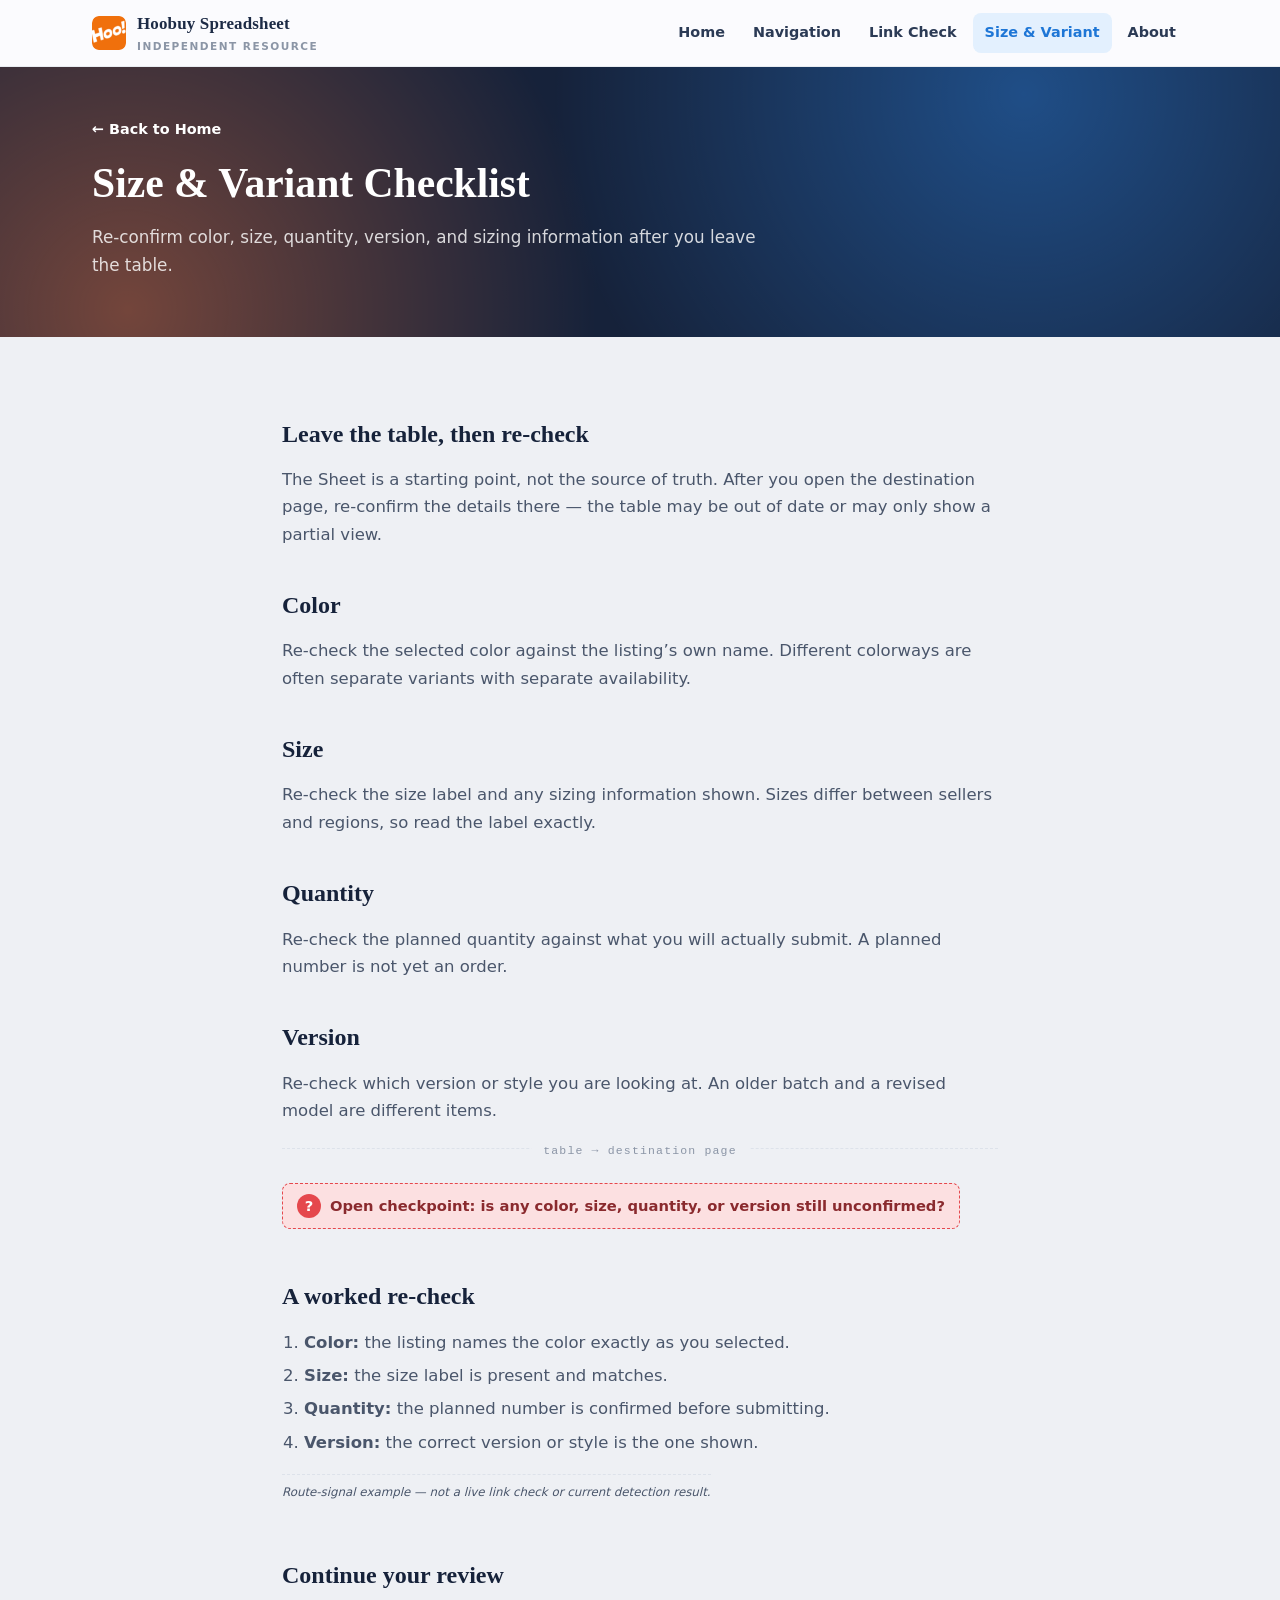
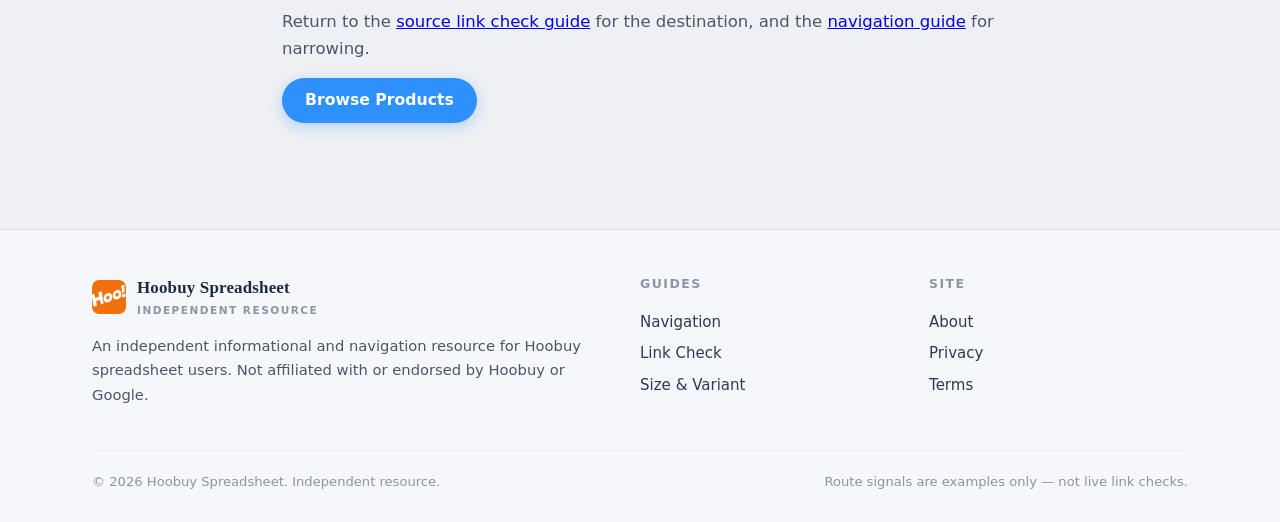
<file: size-variant-checklist/index.html>
<!DOCTYPE html>
<html lang="en">
<head>
  <meta charset="UTF-8">
  <meta name="viewport" content="width=device-width, initial-scale=1.0">
  <title>Size &amp; Variant Checklist | Hoobuy Spreadsheet</title>
  <meta name="description" content="Re-confirm color, size, quantity, version, and sizing information after leaving the Hoobuy spreadsheet.">
  <link rel="canonical" href="https://repglide.github.io/hoobuy-spreadsheet/size-variant-checklist/">
  <link rel="icon" type="image/png" href="../assets/images/favicon.png">
  <link rel="stylesheet" href="../assets/css/styles.css">

  <meta property="og:type" content="article">
  <meta property="og:url" content="https://repglide.github.io/hoobuy-spreadsheet/size-variant-checklist/">
  <meta property="og:title" content="Size &amp; Variant Checklist | Hoobuy Spreadsheet">
  <meta property="og:description" content="Re-confirm color, size, quantity, version, and sizing information after leaving the Hoobuy spreadsheet.">
  <meta name="twitter:card" content="summary">

  <script type="application/ld+json">
  {
    "@context": "https://schema.org",
    "@graph": [
      { "@type": "WebSite", "@id": "https://repglide.github.io/hoobuy-spreadsheet/#website", "url": "https://repglide.github.io/hoobuy-spreadsheet/", "name": "Hoobuy Spreadsheet & Category Guide" },
      { "@type": "BreadcrumbList", "itemListElement": [
        { "@type": "ListItem", "position": 1, "name": "Home", "item": "https://repglide.github.io/hoobuy-spreadsheet/" },
        { "@type": "ListItem", "position": 2, "name": "Size & Variant Checklist", "item": "https://repglide.github.io/hoobuy-spreadsheet/size-variant-checklist/" }
      ]},
      { "@type": "Article", "@id": "https://repglide.github.io/hoobuy-spreadsheet/size-variant-checklist/#article", "headline": "Size & Variant Checklist", "description": "Re-confirm color, size, quantity, version, and sizing information after leaving the Hoobuy spreadsheet.", "isPartOf": { "@id": "https://repglide.github.io/hoobuy-spreadsheet/#website" } }
    ]
  }
  </script>
</head>
<body>
  <a href="#main-content" class="skip-link">Skip to main content</a>

  <header class="site-header">
    <div class="container header-inner">
      <a href="../index.html" class="brand" aria-label="Hoobuy Spreadsheet Home">
        <img src="../assets/images/logo.png" alt="Hoobuy logo" width="34" height="34">
        <span class="brand-name">Hoobuy Spreadsheet<small>Independent Resource</small></span>
      </a>
      <button class="mobile-nav-toggle" aria-expanded="false" aria-label="Toggle navigation menu">
        <svg viewBox="0 0 24 24" fill="none" stroke="currentColor" stroke-width="2" width="22" height="22"><line x1="3" y1="6" x2="21" y2="6"></line><line x1="3" y1="12" x2="21" y2="12"></line><line x1="3" y1="18" x2="21" y2="18"></line></svg>
      </button>
      <nav class="main-nav" aria-label="Primary Navigation">
        <ul>
          <li><a href="../index.html">Home</a></li>
          <li><a href="../spreadsheet-navigation-guide/">Navigation</a></li>
          <li><a href="../source-link-check-guide/">Link Check</a></li>
          <li><a href="../size-variant-checklist/" class="active">Size &amp; Variant</a></li>
          <li><a href="../about/">About</a></li>
        </ul>
      </nav>
    </div>
  </header>

  <main id="main-content">
    <section class="page-hero">
      <div class="container">
        <a class="back-link" href="../index.html" style="color:#fff">← Back to Home</a>
        <h1>Size &amp; Variant Checklist</h1>
        <p>Re-confirm color, size, quantity, version, and sizing information after you leave the table.</p>
      </div>
    </section>

    <div class="article-body">
      <h2>Leave the table, then re-check</h2>
      <p>The Sheet is a starting point, not the source of truth. After you open the destination page, re-confirm the details there — the table may be out of date or may only show a partial view.</p>

      <h2>Color</h2>
      <p>Re-check the selected color against the listing&rsquo;s own name. Different colorways are often separate variants with separate availability.</p>

      <h2>Size</h2>
      <p>Re-check the size label and any sizing information shown. Sizes differ between sellers and regions, so read the label exactly.</p>

      <h2>Quantity</h2>
      <p>Re-check the planned quantity against what you will actually submit. A planned number is not yet an order.</p>

      <h2>Version</h2>
      <p>Re-check which version or style you are looking at. An older batch and a revised model are different items.</p>

      <div class="fold-line"><span>table → destination page</span></div>

      <div class="signal-note"><span class="qmark">?</span>Open checkpoint: is any color, size, quantity, or version still unconfirmed?</div>

      <h2>A worked re-check</h2>
      <ol>
        <li><strong>Color:</strong> the listing names the color exactly as you selected.</li>
        <li><strong>Size:</strong> the size label is present and matches.</li>
        <li><strong>Quantity:</strong> the planned number is confirmed before submitting.</li>
        <li><strong>Version:</strong> the correct version or style is the one shown.</li>
      </ol>
      <p class="example-flag">Route-signal example — not a live link check or current detection result.</p>

      <h2>Continue your review</h2>
      <p>Return to the <a href="../source-link-check-guide/">source link check guide</a> for the destination, and the <a href="../spreadsheet-navigation-guide/">navigation guide</a> for narrowing.</p>
      <p><a href="https://repglide.com/?agent=hoobuy" class="btn btn-primary" target="_blank" rel="nofollow noopener">Browse Products</a></p>
    </div>
  </main>

  <footer class="site-footer">
    <div class="container">
      <div class="footer-grid">
        <div class="footer-brand">
          <a href="../index.html" class="brand" aria-label="Hoobuy Spreadsheet Home">
            <img src="../assets/images/logo.png" alt="Hoobuy logo" width="30" height="30">
            <span class="brand-name">Hoobuy Spreadsheet<small>Independent Resource</small></span>
          </a>
          <p>An independent informational and navigation resource for Hoobuy spreadsheet users. Not affiliated with or endorsed by Hoobuy or Google.</p>
        </div>
        <div class="footer-col">
          <h4>Guides</h4>
          <ul>
            <li><a href="../spreadsheet-navigation-guide/">Navigation</a></li>
            <li><a href="../source-link-check-guide/">Link Check</a></li>
            <li><a href="../size-variant-checklist/">Size &amp; Variant</a></li>
          </ul>
        </div>
        <div class="footer-col">
          <h4>Site</h4>
          <ul>
            <li><a href="../about/">About</a></li>
            <li><a href="../privacy/">Privacy</a></li>
            <li><a href="../terms/">Terms</a></li>
          </ul>
        </div>
      </div>
      <div class="footer-bottom">
        <span>&copy; <span id="year">2026</span> Hoobuy Spreadsheet. Independent resource.</span>
        <span>Route signals are examples only — not live link checks.</span>
      </div>
    </div>
  </footer>

  <script src="../assets/js/main.js"></script>
</body>
</html>
</file>
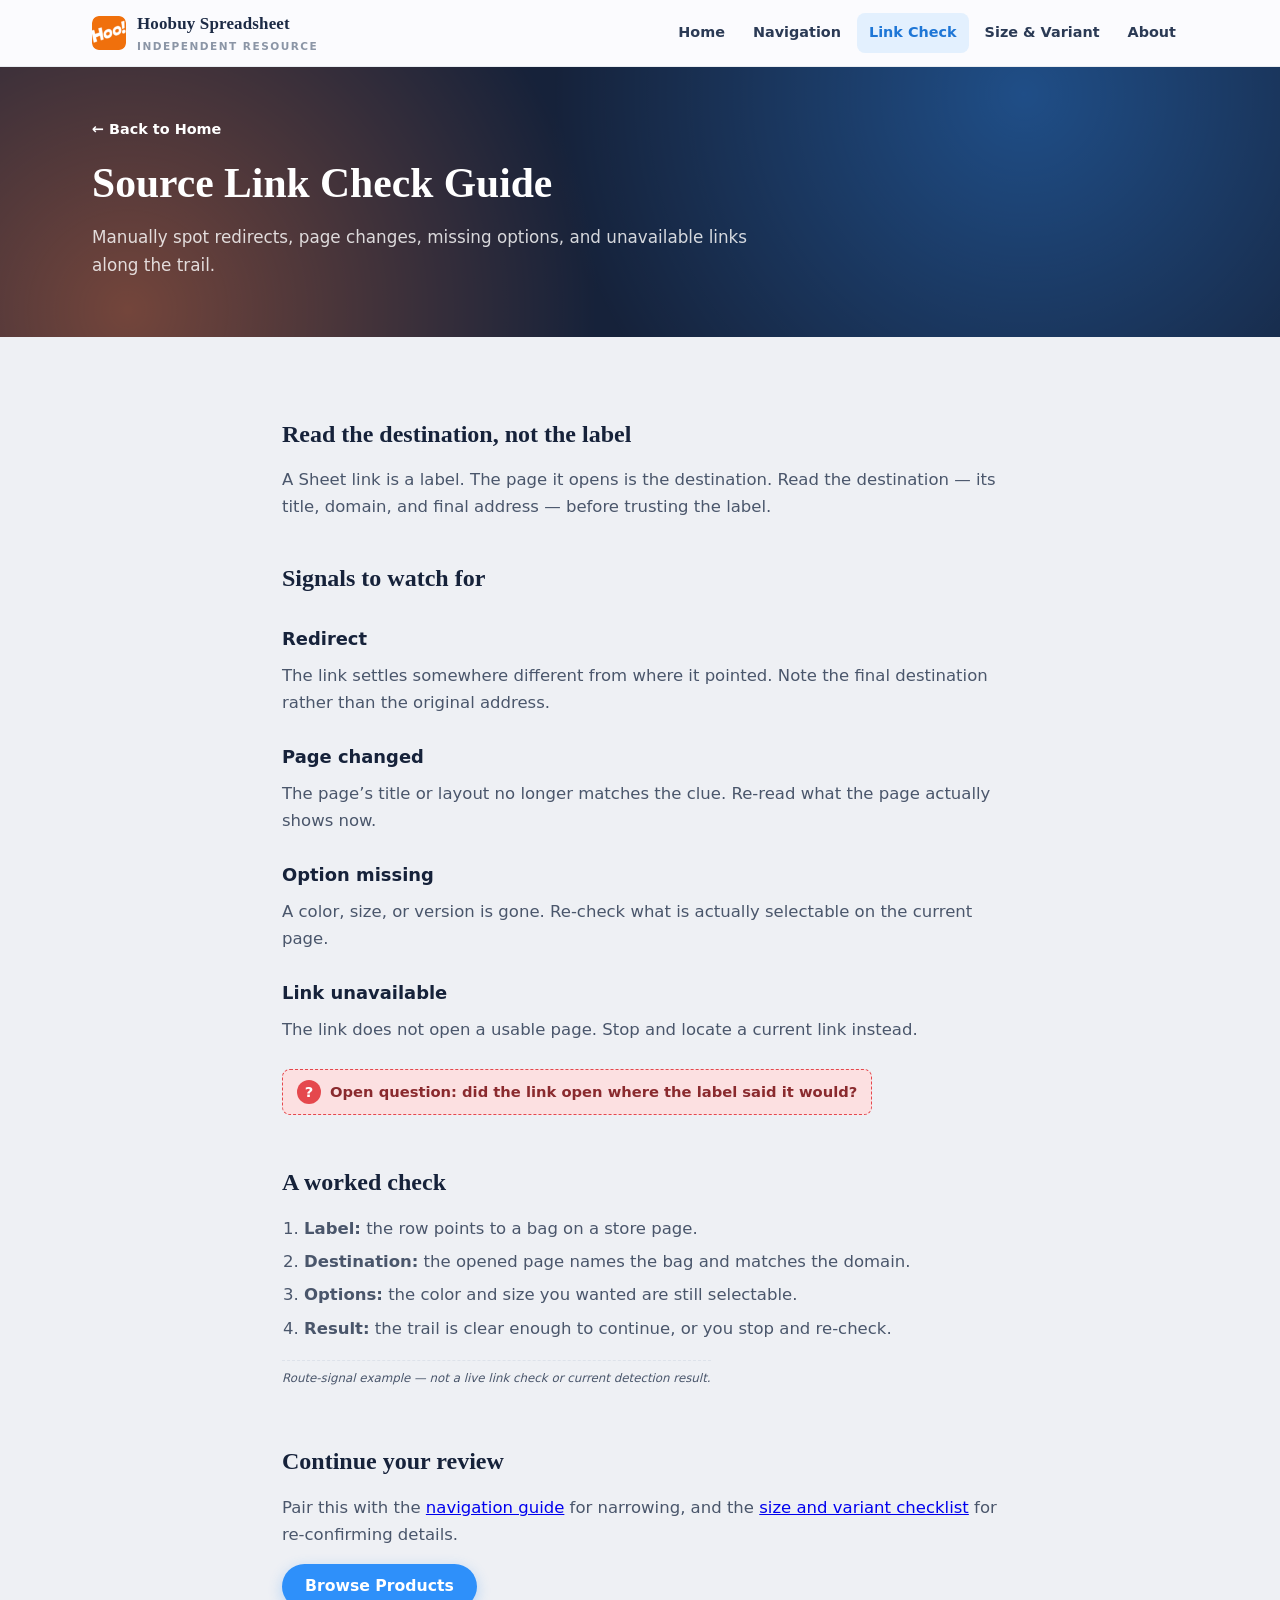
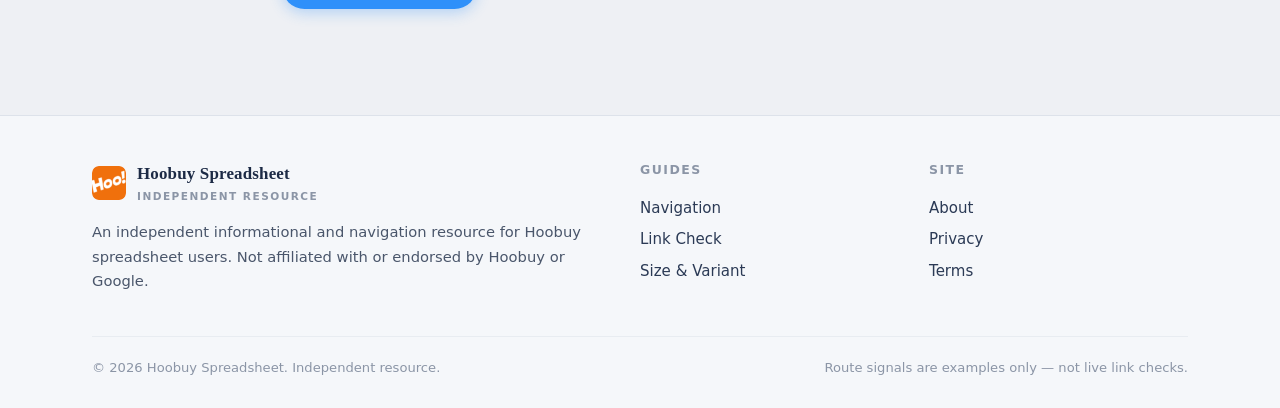
<file: source-link-check-guide/index.html>
<!DOCTYPE html>
<html lang="en">
<head>
  <meta charset="UTF-8">
  <meta name="viewport" content="width=device-width, initial-scale=1.0">
  <title>Source Link Check Guide | Hoobuy Spreadsheet</title>
  <meta name="description" content="How to manually spot redirects, page changes, missing options, and unavailable links when following a Hoobuy spreadsheet link.">
  <link rel="canonical" href="https://repglide.github.io/hoobuy-spreadsheet/source-link-check-guide/">
  <link rel="icon" type="image/png" href="../assets/images/favicon.png">
  <link rel="stylesheet" href="../assets/css/styles.css">

  <meta property="og:type" content="article">
  <meta property="og:url" content="https://repglide.github.io/hoobuy-spreadsheet/source-link-check-guide/">
  <meta property="og:title" content="Source Link Check Guide | Hoobuy Spreadsheet">
  <meta property="og:description" content="How to manually spot redirects, page changes, missing options, and unavailable links when following a Hoobuy spreadsheet link.">
  <meta name="twitter:card" content="summary">

  <script type="application/ld+json">
  {
    "@context": "https://schema.org",
    "@graph": [
      { "@type": "WebSite", "@id": "https://repglide.github.io/hoobuy-spreadsheet/#website", "url": "https://repglide.github.io/hoobuy-spreadsheet/", "name": "Hoobuy Spreadsheet & Category Guide" },
      { "@type": "BreadcrumbList", "itemListElement": [
        { "@type": "ListItem", "position": 1, "name": "Home", "item": "https://repglide.github.io/hoobuy-spreadsheet/" },
        { "@type": "ListItem", "position": 2, "name": "Source Link Check Guide", "item": "https://repglide.github.io/hoobuy-spreadsheet/source-link-check-guide/" }
      ]},
      { "@type": "Article", "@id": "https://repglide.github.io/hoobuy-spreadsheet/source-link-check-guide/#article", "headline": "Source Link Check Guide", "description": "How to manually spot redirects, page changes, missing options, and unavailable links when following a Hoobuy spreadsheet link.", "isPartOf": { "@id": "https://repglide.github.io/hoobuy-spreadsheet/#website" } }
    ]
  }
  </script>
</head>
<body>
  <a href="#main-content" class="skip-link">Skip to main content</a>

  <header class="site-header">
    <div class="container header-inner">
      <a href="../index.html" class="brand" aria-label="Hoobuy Spreadsheet Home">
        <img src="../assets/images/logo.png" alt="Hoobuy logo" width="34" height="34">
        <span class="brand-name">Hoobuy Spreadsheet<small>Independent Resource</small></span>
      </a>
      <button class="mobile-nav-toggle" aria-expanded="false" aria-label="Toggle navigation menu">
        <svg viewBox="0 0 24 24" fill="none" stroke="currentColor" stroke-width="2" width="22" height="22"><line x1="3" y1="6" x2="21" y2="6"></line><line x1="3" y1="12" x2="21" y2="12"></line><line x1="3" y1="18" x2="21" y2="18"></line></svg>
      </button>
      <nav class="main-nav" aria-label="Primary Navigation">
        <ul>
          <li><a href="../index.html">Home</a></li>
          <li><a href="../spreadsheet-navigation-guide/">Navigation</a></li>
          <li><a href="../source-link-check-guide/" class="active">Link Check</a></li>
          <li><a href="../size-variant-checklist/">Size &amp; Variant</a></li>
          <li><a href="../about/">About</a></li>
        </ul>
      </nav>
    </div>
  </header>

  <main id="main-content">
    <section class="page-hero">
      <div class="container">
        <a class="back-link" href="../index.html" style="color:#fff">← Back to Home</a>
        <h1>Source Link Check Guide</h1>
        <p>Manually spot redirects, page changes, missing options, and unavailable links along the trail.</p>
      </div>
    </section>

    <div class="article-body">
      <h2>Read the destination, not the label</h2>
      <p>A Sheet link is a label. The page it opens is the destination. Read the destination — its title, domain, and final address — before trusting the label.</p>

      <h2>Signals to watch for</h2>
      <h3>Redirect</h3>
      <p>The link settles somewhere different from where it pointed. Note the final destination rather than the original address.</p>
      <h3>Page changed</h3>
      <p>The page&rsquo;s title or layout no longer matches the clue. Re-read what the page actually shows now.</p>
      <h3>Option missing</h3>
      <p>A color, size, or version is gone. Re-check what is actually selectable on the current page.</p>
      <h3>Link unavailable</h3>
      <p>The link does not open a usable page. Stop and locate a current link instead.</p>

      <div class="signal-note"><span class="qmark">?</span>Open question: did the link open where the label said it would?</div>

      <h2>A worked check</h2>
      <ol>
        <li><strong>Label:</strong> the row points to a bag on a store page.</li>
        <li><strong>Destination:</strong> the opened page names the bag and matches the domain.</li>
        <li><strong>Options:</strong> the color and size you wanted are still selectable.</li>
        <li><strong>Result:</strong> the trail is clear enough to continue, or you stop and re-check.</li>
      </ol>
      <p class="example-flag">Route-signal example — not a live link check or current detection result.</p>

      <h2>Continue your review</h2>
      <p>Pair this with the <a href="../spreadsheet-navigation-guide/">navigation guide</a> for narrowing, and the <a href="../size-variant-checklist/">size and variant checklist</a> for re-confirming details.</p>
      <p><a href="https://repglide.com/?agent=hoobuy" class="btn btn-primary" target="_blank" rel="nofollow noopener">Browse Products</a></p>
    </div>
  </main>

  <footer class="site-footer">
    <div class="container">
      <div class="footer-grid">
        <div class="footer-brand">
          <a href="../index.html" class="brand" aria-label="Hoobuy Spreadsheet Home">
            <img src="../assets/images/logo.png" alt="Hoobuy logo" width="30" height="30">
            <span class="brand-name">Hoobuy Spreadsheet<small>Independent Resource</small></span>
          </a>
          <p>An independent informational and navigation resource for Hoobuy spreadsheet users. Not affiliated with or endorsed by Hoobuy or Google.</p>
        </div>
        <div class="footer-col">
          <h4>Guides</h4>
          <ul>
            <li><a href="../spreadsheet-navigation-guide/">Navigation</a></li>
            <li><a href="../source-link-check-guide/">Link Check</a></li>
            <li><a href="../size-variant-checklist/">Size &amp; Variant</a></li>
          </ul>
        </div>
        <div class="footer-col">
          <h4>Site</h4>
          <ul>
            <li><a href="../about/">About</a></li>
            <li><a href="../privacy/">Privacy</a></li>
            <li><a href="../terms/">Terms</a></li>
          </ul>
        </div>
      </div>
      <div class="footer-bottom">
        <span>&copy; <span id="year">2026</span> Hoobuy Spreadsheet. Independent resource.</span>
        <span>Route signals are examples only — not live link checks.</span>
      </div>
    </div>
  </footer>

  <script src="../assets/js/main.js"></script>
</body>
</html>
</file>
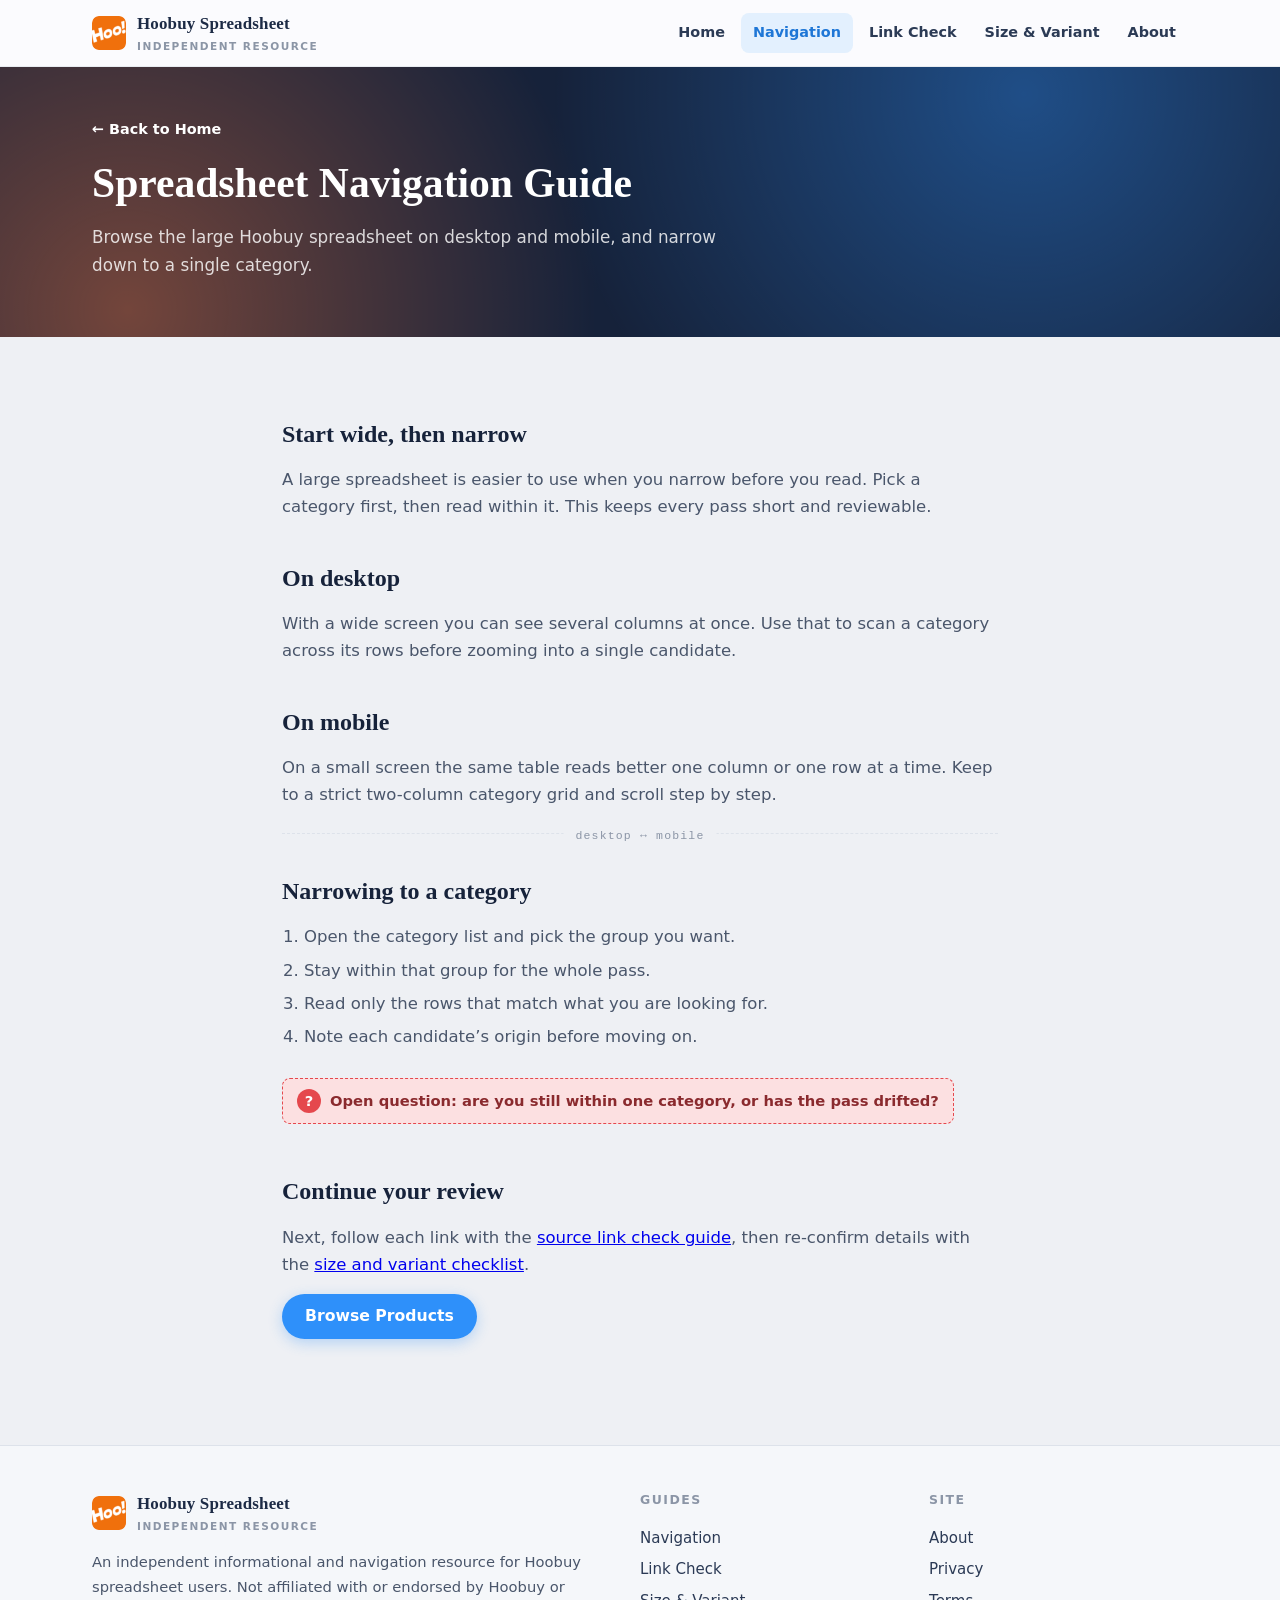
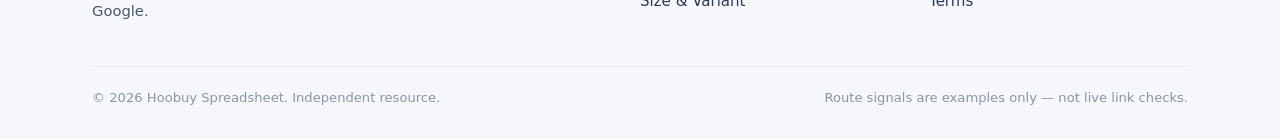
<file: spreadsheet-navigation-guide/index.html>
<!DOCTYPE html>
<html lang="en">
<head>
  <meta charset="UTF-8">
  <meta name="viewport" content="width=device-width, initial-scale=1.0">
  <title>Spreadsheet Navigation Guide | Hoobuy Spreadsheet</title>
  <meta name="description" content="How to browse the large Hoobuy spreadsheet on desktop and mobile, and narrow down to a single category.">
  <link rel="canonical" href="https://repglide.github.io/hoobuy-spreadsheet/spreadsheet-navigation-guide/">
  <link rel="icon" type="image/png" href="../assets/images/favicon.png">
  <link rel="stylesheet" href="../assets/css/styles.css">

  <meta property="og:type" content="article">
  <meta property="og:url" content="https://repglide.github.io/hoobuy-spreadsheet/spreadsheet-navigation-guide/">
  <meta property="og:title" content="Spreadsheet Navigation Guide | Hoobuy Spreadsheet">
  <meta property="og:description" content="How to browse the large Hoobuy spreadsheet on desktop and mobile, and narrow down to a single category.">
  <meta name="twitter:card" content="summary">

  <script type="application/ld+json">
  {
    "@context": "https://schema.org",
    "@graph": [
      { "@type": "WebSite", "@id": "https://repglide.github.io/hoobuy-spreadsheet/#website", "url": "https://repglide.github.io/hoobuy-spreadsheet/", "name": "Hoobuy Spreadsheet & Category Guide" },
      { "@type": "BreadcrumbList", "itemListElement": [
        { "@type": "ListItem", "position": 1, "name": "Home", "item": "https://repglide.github.io/hoobuy-spreadsheet/" },
        { "@type": "ListItem", "position": 2, "name": "Spreadsheet Navigation Guide", "item": "https://repglide.github.io/hoobuy-spreadsheet/spreadsheet-navigation-guide/" }
      ]},
      { "@type": "Article", "@id": "https://repglide.github.io/hoobuy-spreadsheet/spreadsheet-navigation-guide/#article", "headline": "Spreadsheet Navigation Guide", "description": "How to browse the large Hoobuy spreadsheet on desktop and mobile, and narrow down to a single category.", "isPartOf": { "@id": "https://repglide.github.io/hoobuy-spreadsheet/#website" } }
    ]
  }
  </script>
</head>
<body>
  <a href="#main-content" class="skip-link">Skip to main content</a>

  <header class="site-header">
    <div class="container header-inner">
      <a href="../index.html" class="brand" aria-label="Hoobuy Spreadsheet Home">
        <img src="../assets/images/logo.png" alt="Hoobuy logo" width="34" height="34">
        <span class="brand-name">Hoobuy Spreadsheet<small>Independent Resource</small></span>
      </a>
      <button class="mobile-nav-toggle" aria-expanded="false" aria-label="Toggle navigation menu">
        <svg viewBox="0 0 24 24" fill="none" stroke="currentColor" stroke-width="2" width="22" height="22"><line x1="3" y1="6" x2="21" y2="6"></line><line x1="3" y1="12" x2="21" y2="12"></line><line x1="3" y1="18" x2="21" y2="18"></line></svg>
      </button>
      <nav class="main-nav" aria-label="Primary Navigation">
        <ul>
          <li><a href="../index.html">Home</a></li>
          <li><a href="../spreadsheet-navigation-guide/" class="active">Navigation</a></li>
          <li><a href="../source-link-check-guide/">Link Check</a></li>
          <li><a href="../size-variant-checklist/">Size &amp; Variant</a></li>
          <li><a href="../about/">About</a></li>
        </ul>
      </nav>
    </div>
  </header>

  <main id="main-content">
    <section class="page-hero">
      <div class="container">
        <a class="back-link" href="../index.html" style="color:#fff">← Back to Home</a>
        <h1>Spreadsheet Navigation Guide</h1>
        <p>Browse the large Hoobuy spreadsheet on desktop and mobile, and narrow down to a single category.</p>
      </div>
    </section>

    <div class="article-body">
      <h2>Start wide, then narrow</h2>
      <p>A large spreadsheet is easier to use when you narrow before you read. Pick a category first, then read within it. This keeps every pass short and reviewable.</p>

      <h2>On desktop</h2>
      <p>With a wide screen you can see several columns at once. Use that to scan a category across its rows before zooming into a single candidate.</p>

      <h2>On mobile</h2>
      <p>On a small screen the same table reads better one column or one row at a time. Keep to a strict two-column category grid and scroll step by step.</p>

      <div class="fold-line"><span>desktop ↔ mobile</span></div>

      <h2>Narrowing to a category</h2>
      <ol>
        <li>Open the category list and pick the group you want.</li>
        <li>Stay within that group for the whole pass.</li>
        <li>Read only the rows that match what you are looking for.</li>
        <li>Note each candidate&rsquo;s origin before moving on.</li>
      </ol>

      <div class="signal-note"><span class="qmark">?</span>Open question: are you still within one category, or has the pass drifted?</div>

      <h2>Continue your review</h2>
      <p>Next, follow each link with the <a href="../source-link-check-guide/">source link check guide</a>, then re-confirm details with the <a href="../size-variant-checklist/">size and variant checklist</a>.</p>
      <p><a href="https://repglide.com/?agent=hoobuy" class="btn btn-primary" target="_blank" rel="nofollow noopener">Browse Products</a></p>
    </div>
  </main>

  <footer class="site-footer">
    <div class="container">
      <div class="footer-grid">
        <div class="footer-brand">
          <a href="../index.html" class="brand" aria-label="Hoobuy Spreadsheet Home">
            <img src="../assets/images/logo.png" alt="Hoobuy logo" width="30" height="30">
            <span class="brand-name">Hoobuy Spreadsheet<small>Independent Resource</small></span>
          </a>
          <p>An independent informational and navigation resource for Hoobuy spreadsheet users. Not affiliated with or endorsed by Hoobuy or Google.</p>
        </div>
        <div class="footer-col">
          <h4>Guides</h4>
          <ul>
            <li><a href="../spreadsheet-navigation-guide/">Navigation</a></li>
            <li><a href="../source-link-check-guide/">Link Check</a></li>
            <li><a href="../size-variant-checklist/">Size &amp; Variant</a></li>
          </ul>
        </div>
        <div class="footer-col">
          <h4>Site</h4>
          <ul>
            <li><a href="../about/">About</a></li>
            <li><a href="../privacy/">Privacy</a></li>
            <li><a href="../terms/">Terms</a></li>
          </ul>
        </div>
      </div>
      <div class="footer-bottom">
        <span>&copy; <span id="year">2026</span> Hoobuy Spreadsheet. Independent resource.</span>
        <span>Route signals are examples only — not live link checks.</span>
      </div>
    </div>
  </footer>

  <script src="../assets/js/main.js"></script>
</body>
</html>
</file>
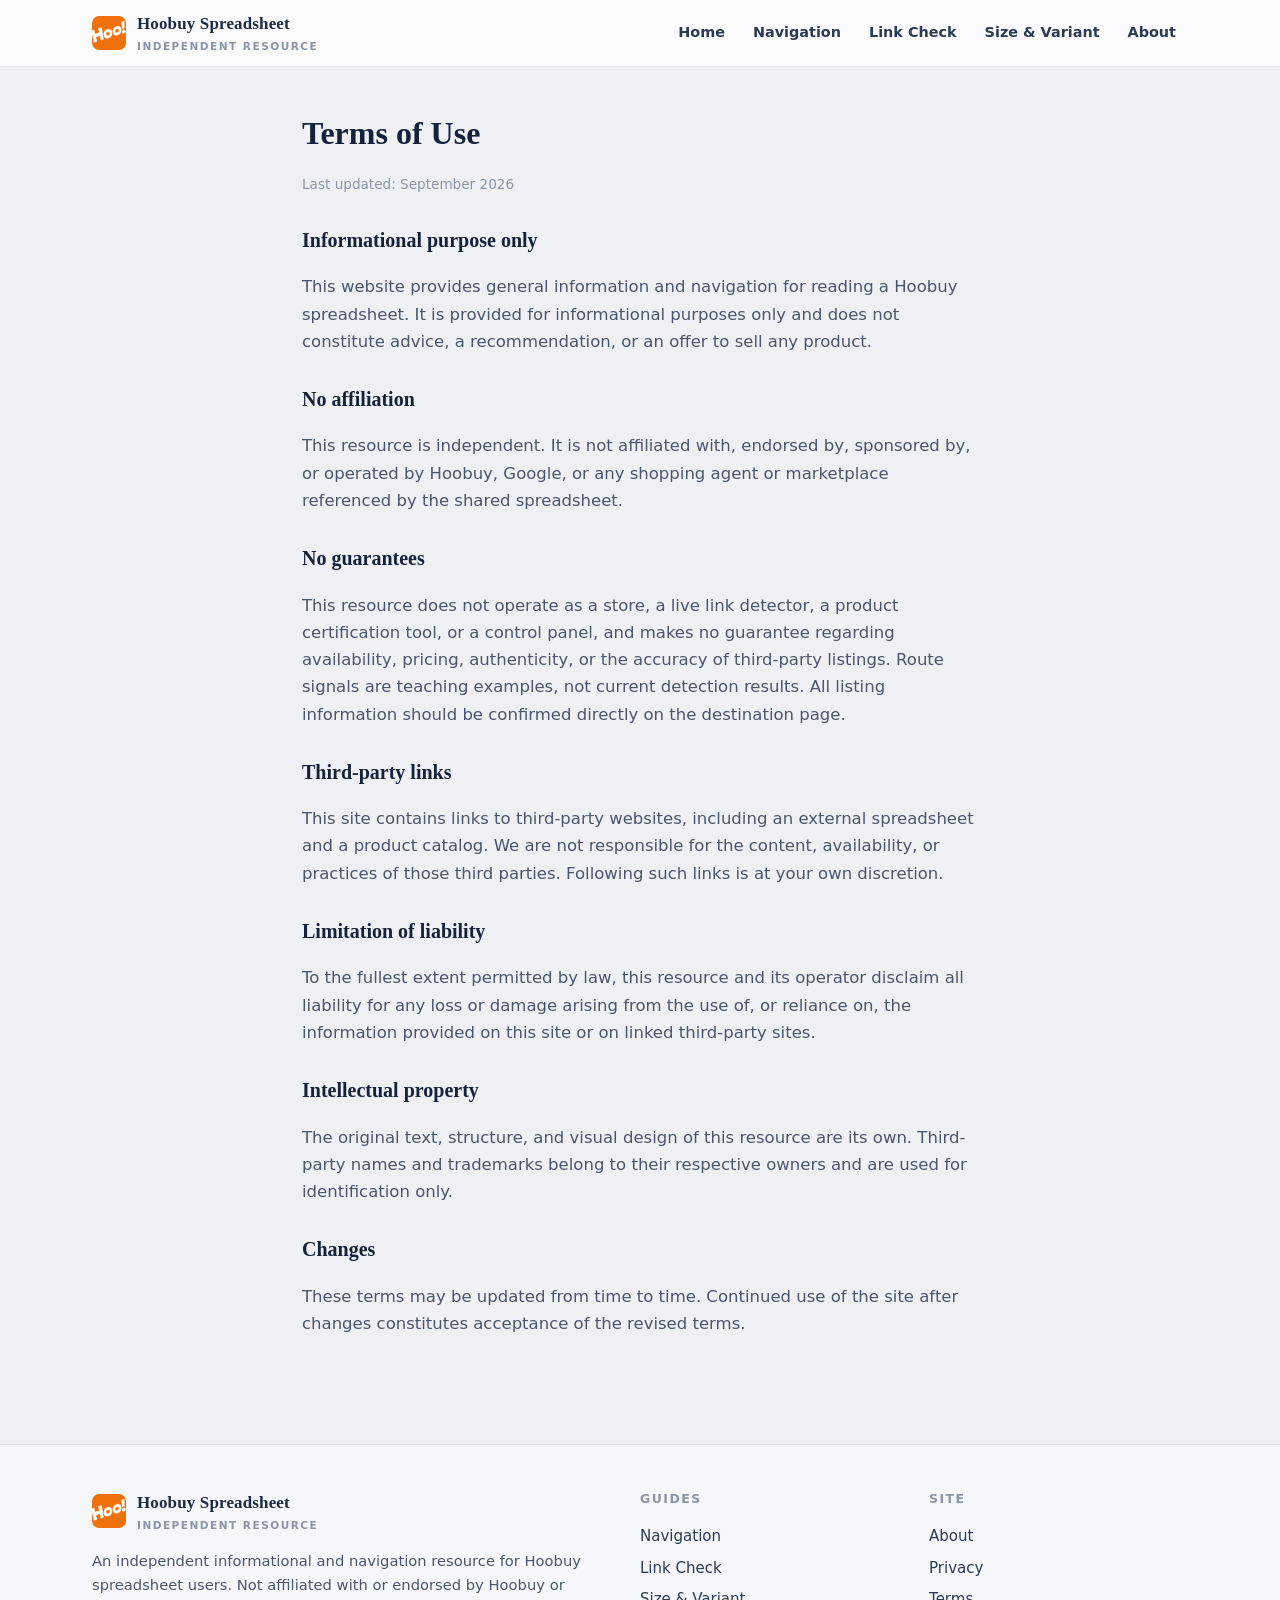
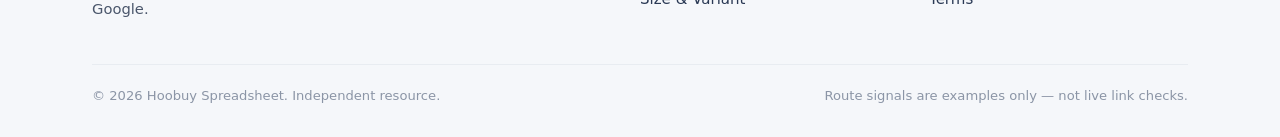
<file: terms/index.html>
<!DOCTYPE html>
<html lang="en">
<head>
  <meta charset="UTF-8">
  <meta name="viewport" content="width=device-width, initial-scale=1.0">
  <title>Terms of Use | Hoobuy Spreadsheet</title>
  <meta name="description" content="Terms of use for the Hoobuy Spreadsheet independent resource.">
  <link rel="canonical" href="https://repglide.github.io/hoobuy-spreadsheet/terms/">
  <link rel="icon" type="image/png" href="../assets/images/favicon.png">
  <link rel="stylesheet" href="../assets/css/styles.css">
  <meta name="robots" content="index, follow">
</head>
<body>
  <a href="#main-content" class="skip-link">Skip to main content</a>

  <header class="site-header">
    <div class="container header-inner">
      <a href="../index.html" class="brand" aria-label="Hoobuy Spreadsheet Home">
        <img src="../assets/images/logo.png" alt="Hoobuy logo" width="34" height="34">
        <span class="brand-name">Hoobuy Spreadsheet<small>Independent Resource</small></span>
      </a>
      <button class="mobile-nav-toggle" aria-expanded="false" aria-label="Toggle navigation menu">
        <svg viewBox="0 0 24 24" fill="none" stroke="currentColor" stroke-width="2" width="22" height="22"><line x1="3" y1="6" x2="21" y2="6"></line><line x1="3" y1="12" x2="21" y2="12"></line><line x1="3" y1="18" x2="21" y2="18"></line></svg>
      </button>
      <nav class="main-nav" aria-label="Primary Navigation">
        <ul>
          <li><a href="../index.html">Home</a></li>
          <li><a href="../spreadsheet-navigation-guide/">Navigation</a></li>
          <li><a href="../source-link-check-guide/">Link Check</a></li>
          <li><a href="../size-variant-checklist/">Size &amp; Variant</a></li>
          <li><a href="../about/">About</a></li>
        </ul>
      </nav>
    </div>
  </header>

  <main id="main-content">
    <div class="legal-body">
      <h1>Terms of Use</h1>
      <p class="legal-date">Last updated: September 2026</p>

      <h2>Informational purpose only</h2>
      <p>This website provides general information and navigation for reading a Hoobuy spreadsheet. It is provided for informational purposes only and does not constitute advice, a recommendation, or an offer to sell any product.</p>

      <h2>No affiliation</h2>
      <p>This resource is independent. It is not affiliated with, endorsed by, sponsored by, or operated by Hoobuy, Google, or any shopping agent or marketplace referenced by the shared spreadsheet.</p>

      <h2>No guarantees</h2>
      <p>This resource does not operate as a store, a live link detector, a product certification tool, or a control panel, and makes no guarantee regarding availability, pricing, authenticity, or the accuracy of third-party listings. Route signals are teaching examples, not current detection results. All listing information should be confirmed directly on the destination page.</p>

      <h2>Third-party links</h2>
      <p>This site contains links to third-party websites, including an external spreadsheet and a product catalog. We are not responsible for the content, availability, or practices of those third parties. Following such links is at your own discretion.</p>

      <h2>Limitation of liability</h2>
      <p>To the fullest extent permitted by law, this resource and its operator disclaim all liability for any loss or damage arising from the use of, or reliance on, the information provided on this site or on linked third-party sites.</p>

      <h2>Intellectual property</h2>
      <p>The original text, structure, and visual design of this resource are its own. Third-party names and trademarks belong to their respective owners and are used for identification only.</p>

      <h2>Changes</h2>
      <p>These terms may be updated from time to time. Continued use of the site after changes constitutes acceptance of the revised terms.</p>
    </div>
  </main>

  <footer class="site-footer">
    <div class="container">
      <div class="footer-grid">
        <div class="footer-brand">
          <a href="../index.html" class="brand" aria-label="Hoobuy Spreadsheet Home">
            <img src="../assets/images/logo.png" alt="Hoobuy logo" width="30" height="30">
            <span class="brand-name">Hoobuy Spreadsheet<small>Independent Resource</small></span>
          </a>
          <p>An independent informational and navigation resource for Hoobuy spreadsheet users. Not affiliated with or endorsed by Hoobuy or Google.</p>
        </div>
        <div class="footer-col">
          <h4>Guides</h4>
          <ul>
            <li><a href="../spreadsheet-navigation-guide/">Navigation</a></li>
            <li><a href="../source-link-check-guide/">Link Check</a></li>
            <li><a href="../size-variant-checklist/">Size &amp; Variant</a></li>
          </ul>
        </div>
        <div class="footer-col">
          <h4>Site</h4>
          <ul>
            <li><a href="../about/">About</a></li>
            <li><a href="../privacy/">Privacy</a></li>
            <li><a href="../terms/">Terms</a></li>
          </ul>
        </div>
      </div>
      <div class="footer-bottom">
        <span>&copy; <span id="year">2026</span> Hoobuy Spreadsheet. Independent resource.</span>
        <span>Route signals are examples only — not live link checks.</span>
      </div>
    </div>
  </footer>

  <script src="../assets/js/main.js"></script>
</body>
</html>
</file>
<file: assets/css/styles.css>
/* ==========================================================================
   Hoobuy Spreadsheet — Category Wayfinder / Link Trail theme
   Soft fog grey · near-white panels · deep ink blue · sky blue · papaya · seafoam
   ========================================================================== */

:root {
  /* palette */
  --fog:          #EEF0F4;
  --fog-2:        #E5E8EE;
  --panel:        #FCFCFE;
  --panel-2:      #F5F7FA;
  --ink:          #1C2A45;
  --ink-2:        #16223A;
  --ink-3:        #2B3A55;
  --ink-soft:     #4A566B;
  --ink-faint:    #8B95A6;
  --sky:          #2E90FA;
  --sky-dark:     #1E76D6;
  --sky-soft:     #E3F0FE;
  --papaya:       #FF7A3D;
  --papaya-soft:  #FEE9DE;
  --seafoam:      #37B795;
  --seafoam-soft: #DFF4EC;
  --berry:        #E5484D;
  --berry-soft:   #FCE0E1;
  --line:         #DDE2EA;
  --line-soft:    #E8ECF1;

  /* typography */
  --serif: Georgia, 'Times New Roman', Times, serif;
  --sans: system-ui, -apple-system, 'Segoe UI', Roboto, Helvetica, Arial, sans-serif;
  --mono: ui-monospace, SFMono-Regular, 'SF Mono', Menlo, Consolas, monospace;

  /* geometry */
  --radius: 14px;
  --radius-sm: 8px;
  --container: 1140px;
  --shadow-sm: 0 1px 2px rgba(28, 42, 69, 0.05), 0 2px 8px rgba(28, 42, 69, 0.06);
  --shadow-md: 0 4px 14px rgba(28, 42, 69, 0.10), 0 12px 32px rgba(28, 42, 69, 0.08);
}

* { box-sizing: border-box; }
html { scroll-behavior: smooth; -webkit-text-size-adjust: 100%; }

body {
  margin: 0;
  font-family: var(--sans);
  font-size: 16.5px;
  line-height: 1.65;
  color: var(--ink);
  background: var(--fog);
  -webkit-font-smoothing: antialiased;
  text-rendering: optimizeLegibility;
}

/* ---------- accessibility ---------- */
.skip-link { position: absolute; left: -9999px; top: 0; background: var(--ink); color: #fff; padding: 10px 16px; z-index: 200; border-radius: 0 0 var(--radius-sm) 0; }
.skip-link:focus { left: 0; }
:focus-visible { outline: 3px solid var(--sky); outline-offset: 2px; border-radius: 3px; }
.visually-hidden { position: absolute !important; width: 1px; height: 1px; margin: -1px; padding: 0; border: 0; overflow: hidden; clip: rect(0 0 0 0); white-space: nowrap; }

/* ---------- layout ---------- */
.container { max-width: var(--container); margin: 0 auto; padding: 0 22px; }

/* ---------- header ---------- */
.site-header { position: sticky; top: 0; z-index: 100; background: rgba(252, 252, 254, 0.92); backdrop-filter: saturate(140%) blur(8px); border-bottom: 1px solid var(--line-soft); }
.header-inner { display: flex; align-items: center; gap: 20px; height: 66px; }
.brand { display: flex; align-items: center; gap: 11px; text-decoration: none; color: var(--ink); }
.brand img { width: 34px; height: 34px; display: block; border-radius: 7px; }
.brand-name { font-family: var(--serif); font-weight: 700; font-size: 1.06rem; letter-spacing: 0.01em; }
.brand-name small { display: block; font-family: var(--sans); font-weight: 600; font-size: 0.66rem; color: var(--ink-faint); letter-spacing: 0.14em; text-transform: uppercase; }

.main-nav { margin-left: auto; }
.main-nav ul { display: flex; align-items: center; gap: 4px; list-style: none; margin: 0; padding: 0; }
.main-nav a { display: block; padding: 8px 12px; text-decoration: none; color: var(--ink-3); font-weight: 600; font-size: 0.9rem; border-radius: var(--radius-sm); }
.main-nav a:hover { background: var(--fog-2); color: var(--ink); }
.main-nav a.active { color: var(--sky-dark); background: var(--sky-soft); }

.mobile-nav-toggle { display: none; margin-left: auto; width: 44px; height: 44px; border: 1px solid var(--line); background: var(--panel); border-radius: var(--radius-sm); cursor: pointer; color: var(--ink); }
.mobile-nav-toggle svg { display: block; margin: 0 auto; }

@media (max-width: 860px) {
  .main-nav { display: none; }
  .mobile-nav-toggle { display: block; }
  .main-nav.open { display: block; position: absolute; left: 0; right: 0; top: 66px; background: var(--panel); border-bottom: 1px solid var(--line); box-shadow: var(--shadow-md); }
  .main-nav.open ul { flex-direction: column; align-items: stretch; gap: 2px; padding: 8px; }
  .main-nav.open a { padding: 12px 14px; }
}

/* ---------- buttons ---------- */
.btn { display: inline-flex; align-items: center; justify-content: center; gap: 8px; padding: 12px 22px; border-radius: 999px; text-decoration: none; font-weight: 700; font-size: 0.98rem; line-height: 1.2; border: 1.5px solid transparent; transition: transform 0.12s ease, box-shadow 0.12s ease, background 0.12s ease; }
.btn:active { transform: translateY(1px); }
.btn-primary { background: var(--sky); color: #fff; box-shadow: 0 4px 14px rgba(46, 144, 250, 0.30); }
.btn-primary:hover { background: var(--sky-dark); box-shadow: 0 6px 18px rgba(46, 144, 250, 0.38); }
.btn-secondary { background: var(--panel); color: var(--ink); border-color: var(--line); box-shadow: var(--shadow-sm); }
.btn-secondary:hover { border-color: var(--ink-3); background: #fff; }
.btn-sm { padding: 9px 16px; font-size: 0.88rem; }

/* ---------- hero ---------- */
.hero-section { padding: 56px 0 44px; position: relative; overflow: hidden; background: radial-gradient(circle at 85% 10%, var(--sky-soft) 0, transparent 42%), radial-gradient(circle at 8% 90%, var(--papaya-soft) 0, transparent 40%); }
.hero-grid { display: grid; grid-template-columns: 1.05fr 0.95fr; gap: 44px; align-items: center; }
.hero-badge { display: inline-block; padding: 5px 13px; border-radius: 999px; background: var(--sky-soft); color: var(--sky-dark); font-weight: 700; font-size: 0.76rem; letter-spacing: 0.08em; text-transform: uppercase; }
.hero-title { font-family: var(--serif); font-size: clamp(2.05rem, 4.6vw, 3.1rem); line-height: 1.12; color: var(--ink-2); margin: 18px 0 16px; font-weight: 700; }
.hero-title em { font-style: normal; color: var(--sky-dark); }
.hero-description { font-size: 1.08rem; color: var(--ink-soft); max-width: 34em; margin: 0 0 26px; }
.hero-actions { display: flex; flex-wrap: wrap; gap: 12px; }

/* hero wayfinding map visual */
.hero-visual { position: relative; }
.map-panel { position: relative; background: var(--panel); border: 1px solid var(--line); border-radius: 16px; box-shadow: var(--shadow-md); padding: 16px 14px 14px; }
.map-panel svg { display: block; width: 100%; height: auto; }
.map-caption { display: flex; align-items: center; gap: 14px; margin-top: 12px; font-size: 0.8rem; color: var(--ink-soft); flex-wrap: wrap; }
.map-caption .key { display: inline-flex; align-items: center; gap: 6px; }
.key-dot { width: 10px; height: 10px; border-radius: 50%; display: inline-block; }
.key-dot.route { background: var(--sky); }
.key-dot.station { background: var(--papaya); }

@media (max-width: 860px) {
  .hero-grid { grid-template-columns: 1fr; gap: 24px; }
  .hero-section { padding-top: 34px; }
}

/* ---------- section scaffolding ---------- */
.section { padding: 46px 0; }
.section-alt { background: var(--panel-2); }
.section-header { max-width: 680px; margin: 0 auto 34px; text-align: center; }
.eyebrow { display: inline-block; font-size: 0.76rem; font-weight: 700; letter-spacing: 0.14em; text-transform: uppercase; color: var(--sky-dark); }
.section-title { font-family: var(--serif); font-size: clamp(1.6rem, 3.4vw, 2.15rem); color: var(--ink-2); margin: 10px 0 12px; line-height: 1.2; }
.section-lead { color: var(--ink-soft); font-size: 1.02rem; margin: 0; }

/* ---------- category grid (destination cards) ---------- */
.categories-section { padding-top: 10px; }
.cat-grid { display: grid; grid-template-columns: repeat(4, 1fr); gap: 14px; }
.cat-card {
  position: relative; display: flex; flex-direction: column; gap: 9px;
  background: var(--panel); border: 1px solid var(--line); border-radius: var(--radius);
  padding: 15px 16px 14px; text-decoration: none; color: var(--ink);
  box-shadow: var(--shadow-sm); transition: transform 0.14s ease, box-shadow 0.14s ease, border-color 0.14s ease;
}
.cat-card:hover { transform: translateY(-3px); box-shadow: var(--shadow-md); border-color: var(--sky); }
.cat-top { display: flex; align-items: center; justify-content: space-between; }
.cat-index { font-family: var(--mono); font-size: 0.72rem; color: var(--ink-faint); letter-spacing: 0.08em; }
.cat-dir { font-size: 0.68rem; font-weight: 800; letter-spacing: 0.1em; text-transform: uppercase; color: var(--papaya); }
.cat-icon { width: 30px; height: 30px; color: var(--sky-dark); }
.cat-icon svg { width: 100%; height: 100%; }
.cat-name { font-weight: 700; color: var(--ink-2); font-size: 0.97rem; line-height: 1.3; }
.cat-card .cat-arrow { margin-top: auto; font-size: 0.8rem; font-weight: 700; color: var(--sky-dark); }

@media (max-width: 900px) {
  .cat-grid { grid-template-columns: repeat(2, 1fr); gap: 12px; }
  .cat-card { padding: 13px 13px 12px; }
}

/* ---------- Link Trail ---------- */
.trail { display: flex; align-items: stretch; gap: 0; max-width: 900px; margin: 0 auto; }
.trail-step { flex: 1; display: flex; flex-direction: column; align-items: center; text-align: center; gap: 8px; padding: 0 6px; }
.trail-marker { width: 46px; height: 46px; border-radius: 50%; display: grid; place-items: center; font-family: var(--mono); font-weight: 800; font-size: 0.9rem; color: #fff; background: var(--papaya); box-shadow: 0 0 0 5px var(--papaya-soft); }
.trail-step[data-t="1"] .trail-marker { background: var(--ink-3); box-shadow: 0 0 0 5px var(--fog-2); }
.trail-step[data-t="2"] .trail-marker { background: var(--sky); box-shadow: 0 0 0 5px var(--sky-soft); }
.trail-step[data-t="3"] .trail-marker { background: var(--seafoam); box-shadow: 0 0 0 5px var(--seafoam-soft); }
.trail-step[data-t="4"] .trail-marker { background: var(--papaya); box-shadow: 0 0 0 5px var(--papaya-soft); }
.trail-label { font-weight: 700; color: var(--ink-2); font-size: 0.92rem; }
.trail-desc { color: var(--ink-soft); font-size: 0.84rem; }
.trail-arrow { flex: none; align-self: center; color: var(--sky); font-size: 1.4rem; font-weight: 800; padding: 0 2px; }

@media (max-width: 720px) {
  .trail { flex-direction: column; gap: 0; }
  .trail-step { flex-direction: row; align-items: center; text-align: left; gap: 12px; padding: 8px 0; }
  .trail-arrow { transform: rotate(90deg); align-self: center; }
}

/* ---------- signatures ---------- */
.route-marker { display: inline-flex; align-items: center; gap: 8px; font-family: var(--mono); font-size: 0.8rem; color: var(--ink-soft); }
.route-marker .dot { flex: none; width: 22px; height: 22px; border-radius: 50%; display: grid; place-items: center; color: #fff; font-weight: 800; font-size: 0.72rem; background: var(--papaya); }
.legend-key { display: flex; flex-wrap: wrap; gap: 16px; justify-content: center; margin: 16px 0 0; font-size: 0.8rem; color: var(--ink-soft); }
.legend-key .key { display: inline-flex; align-items: center; gap: 6px; }
.key-dot { width: 11px; height: 11px; border-radius: 3px; display: inline-block; }
.key-dot.k-route { background: var(--sky); }
.key-dot.k-station { background: var(--papaya); }
.key-dot.k-check { background: var(--seafoam); }

.fold-line { border-top: 1.5px dashed var(--line); position: relative; margin: 24px 0; }
.fold-line span { position: absolute; top: -0.7em; left: 50%; transform: translateX(-50%); background: var(--fog); padding: 0 12px; font-family: var(--mono); font-size: 0.72rem; color: var(--ink-faint); letter-spacing: 0.1em; }
.section-alt .fold-line span { background: var(--panel-2); }

.coordinate { font-family: var(--mono); font-size: 0.74rem; color: var(--ink-faint); letter-spacing: 0.08em; }

.wayfinding-sign { display: inline-flex; align-items: center; gap: 9px; padding: 10px 15px; background: var(--sky); color: #fff; border-radius: 999px; font-weight: 700; font-size: 0.9rem; }
.wayfinding-sign .arrow { font-weight: 800; }

.signal-note { display: inline-flex; align-items: center; gap: 9px; padding: 10px 14px; border: 1px dashed var(--berry); border-radius: var(--radius-sm); background: var(--berry-soft); color: #8A2A2E; font-weight: 600; font-size: 0.92rem; margin: 10px 0; }
.signal-note .qmark { flex: none; width: 24px; height: 24px; border-radius: 50%; background: var(--berry); color: #fff; display: grid; place-items: center; font-weight: 800; }

.example-flag { display: inline-block; margin-top: 14px; font-size: 0.74rem; color: var(--ink-faint); font-style: italic; border-top: 1px dashed var(--line); padding-top: 8px; }

/* ---------- route signals / desktop-mobile / checkpoint ---------- */
.signal-list { list-style: none; margin: 0; padding: 0; max-width: 760px; margin-inline: auto; }
.signal-list li { display: flex; gap: 14px; align-items: flex-start; padding: 14px 16px; margin: 10px 0; background: var(--panel); border: 1px solid var(--line); border-radius: var(--radius); box-shadow: var(--shadow-sm); }
.signal-list .mark { flex: none; width: 30px; height: 30px; border-radius: 50%; display: grid; place-items: center; color: #fff; font-weight: 800; font-size: 0.8rem; font-family: var(--mono); background: var(--berry); }
.signal-list p { margin: 0; color: var(--ink-soft); font-size: 0.95rem; }
.signal-list strong { color: var(--ink-2); }

.duo-grid { display: grid; grid-template-columns: 1fr 1fr; gap: 14px; }
.duo-col { background: var(--panel); border: 1px solid var(--line); border-radius: var(--radius); padding: 20px 22px; }
.duo-col h3 { margin: 0 0 10px; font-size: 1.02rem; display: flex; align-items: center; gap: 9px; color: var(--ink-2); }
.duo-col ul { margin: 0; padding-left: 18px; color: var(--ink-soft); font-size: 0.94rem; }
.duo-col ul li { margin: 6px 0; }
.duo-col .mark { flex: none; width: 22px; height: 22px; border-radius: 5px; display: grid; place-items: center; font-size: 0.78rem; color: #fff; font-family: var(--mono); }
.duo-col.is-a .mark { background: var(--sky); }
.duo-col.is-b .mark { background: var(--seafoam); }

@media (max-width: 720px) { .duo-grid { grid-template-columns: 1fr; } }

/* ---------- guide entry cards ---------- */
.guide-grid { display: grid; grid-template-columns: repeat(3, 1fr); gap: 16px; }
.guide-card { display: flex; flex-direction: column; background: var(--panel); border: 1px solid var(--line); border-radius: var(--radius); padding: 24px 22px; text-decoration: none; color: var(--ink); box-shadow: var(--shadow-sm); transition: transform 0.14s ease, box-shadow 0.14s ease; }
.guide-card:hover { transform: translateY(-3px); box-shadow: var(--shadow-md); }
.guide-card .guide-num { font-family: var(--mono); font-size: 0.78rem; color: var(--papaya); letter-spacing: 0.1em; }
.guide-card h3 { font-family: var(--serif); font-size: 1.24rem; color: var(--ink-2); margin: 8px 0 10px; }
.guide-card p { color: var(--ink-soft); font-size: 0.95rem; margin: 0 0 16px; }
.guide-card .guide-cta { margin-top: auto; font-weight: 700; color: var(--sky-dark); font-size: 0.9rem; }
@media (max-width: 900px) { .guide-grid { grid-template-columns: 1fr; } }

/* ---------- stop following rules ---------- */
.rules-list { list-style: none; margin: 0; padding: 0; max-width: 760px; margin-inline: auto; }
.rules-list li { display: flex; gap: 14px; align-items: flex-start; padding: 14px 16px; margin: 10px 0; background: var(--panel); border: 1px solid var(--line); border-radius: var(--radius); box-shadow: var(--shadow-sm); }
.rules-list .rule-num { flex: none; width: 30px; height: 30px; border-radius: 50%; display: grid; place-items: center; background: var(--berry-soft); color: var(--berry); font-weight: 800; font-size: 0.82rem; font-family: var(--mono); }
.rules-list p { margin: 0; color: var(--ink-soft); font-size: 0.96rem; }
.rules-list strong { color: var(--ink-2); }

/* ---------- FAQ ---------- */
.faq-list { max-width: 760px; margin: 0 auto; }
details.faq-item { background: var(--panel); border: 1px solid var(--line); border-radius: var(--radius); margin: 10px 0; box-shadow: var(--shadow-sm); overflow: hidden; }
details.faq-item summary { cursor: pointer; list-style: none; padding: 16px 20px; font-weight: 700; color: var(--ink-2); display: flex; align-items: center; justify-content: space-between; gap: 14px; }
details.faq-item summary::-webkit-details-marker { display: none; }
details.faq-item summary::after { content: "+"; font-size: 1.5rem; font-weight: 400; color: var(--sky-dark); line-height: 1; }
details.faq-item[open] summary::after { content: "–"; }
.faq-item .faq-body { padding: 0 20px 18px; color: var(--ink-soft); font-size: 0.96rem; }
.faq-item .faq-body p { margin: 0 0 10px; }

/* ---------- final CTA ---------- */
.final-cta { background: var(--ink-2); color: #fff; border-radius: 22px; padding: 44px 40px; text-align: center; position: relative; overflow: hidden; }
.final-cta::before { content: ""; position: absolute; inset: 0; opacity: 0.4; background: radial-gradient(circle at 15% 20%, var(--sky) 0, transparent 40%), radial-gradient(circle at 85% 80%, var(--papaya) 0, transparent 40%); }
.final-cta h2 { font-family: var(--serif); font-size: clamp(1.5rem, 3.2vw, 2.1rem); margin: 0 0 12px; position: relative; }
.final-cta p { color: rgba(255,255,255,0.82); max-width: 30em; margin: 0 auto 24px; position: relative; }
.final-cta .btn-primary { position: relative; }

/* ---------- footer ---------- */
.site-footer { border-top: 1px solid var(--line); background: var(--panel-2); padding: 44px 0 30px; margin-top: 30px; }
.footer-grid { display: grid; grid-template-columns: 2fr 1fr 1fr; gap: 30px; }
.footer-brand p { color: var(--ink-soft); font-size: 0.92rem; max-width: 34em; }
.footer-col h4 { font-size: 0.78rem; letter-spacing: 0.12em; text-transform: uppercase; color: var(--ink-faint); margin: 0 0 12px; }
.footer-col ul { list-style: none; margin: 0; padding: 0; }
.footer-col a { color: var(--ink-3); text-decoration: none; font-size: 0.94rem; line-height: 2.1; }
.footer-col a:hover { color: var(--sky-dark); }
.footer-bottom { margin-top: 28px; padding-top: 20px; border-top: 1px solid var(--line-soft); font-size: 0.82rem; color: var(--ink-faint); display: flex; flex-wrap: wrap; gap: 8px 20px; justify-content: space-between; }
@media (max-width: 720px) { .footer-grid { grid-template-columns: 1fr; } }

/* ---------- article / guide pages ---------- */
.page-hero { background: var(--ink-2); color: #fff; padding: 48px 0 40px; position: relative; overflow: hidden; }
.page-hero::before { content: ""; position: absolute; inset: 0; opacity: 0.4; background: radial-gradient(circle at 80% 10%, var(--sky) 0, transparent 45%), radial-gradient(circle at 10% 90%, var(--papaya) 0, transparent 40%); }
.page-hero .container { position: relative; }
.page-hero h1 { font-family: var(--serif); font-size: clamp(1.8rem, 4vw, 2.6rem); margin: 12px 0 12px; line-height: 1.15; }
.page-hero p { color: rgba(255,255,255,0.82); max-width: 40em; font-size: 1.05rem; }

.article-body { max-width: 760px; margin: 0 auto; padding: 40px 22px 60px; }
.article-body h2 { font-family: var(--serif); font-size: 1.5rem; color: var(--ink-2); margin: 38px 0 12px; }
.article-body h3 { font-size: 1.12rem; color: var(--ink-2); margin: 26px 0 8px; }
.article-body p { color: var(--ink-soft); margin: 0 0 16px; }
.article-body ul, .article-body ol { color: var(--ink-soft); margin: 0 0 18px; padding-left: 22px; }
.article-body li { margin: 6px 0; }
.article-body blockquote { margin: 22px 0; padding: 16px 20px; background: var(--panel-2); border-left: 4px solid var(--sky); border-radius: 0 var(--radius-sm) var(--radius-sm) 0; color: var(--ink-3); font-family: var(--serif); font-size: 1.06rem; }

.back-link { display: inline-flex; align-items: center; gap: 6px; color: var(--papaya); font-weight: 700; text-decoration: none; font-size: 0.9rem; margin-bottom: 6px; }
.back-link:hover { text-decoration: underline; }

/* legal pages */
.legal-body { max-width: 720px; margin: 0 auto; padding: 40px 22px 60px; }
.legal-body h1 { font-family: var(--serif); color: var(--ink-2); font-size: 2rem; margin: 0 0 6px; }
.legal-body .legal-date { color: var(--ink-faint); font-size: 0.85rem; margin-bottom: 24px; }
.legal-body h2 { font-family: var(--serif); font-size: 1.25rem; color: var(--ink-2); margin: 28px 0 8px; }
.legal-body p, .legal-body li { color: var(--ink-soft); }
.legal-body ul { padding-left: 22px; }

/* 404 */
.notfound { text-align: center; padding: 70px 22px 80px; }
.notfound .big { font-family: var(--serif); font-size: clamp(4rem, 14vw, 7rem); color: var(--ink-2); margin: 0; line-height: 1; }
.notfound h1 { font-family: var(--serif); color: var(--ink-2); margin: 8px 0 12px; }
.notfound p { color: var(--ink-soft); max-width: 30em; margin: 0 auto 24px; }
</file>
